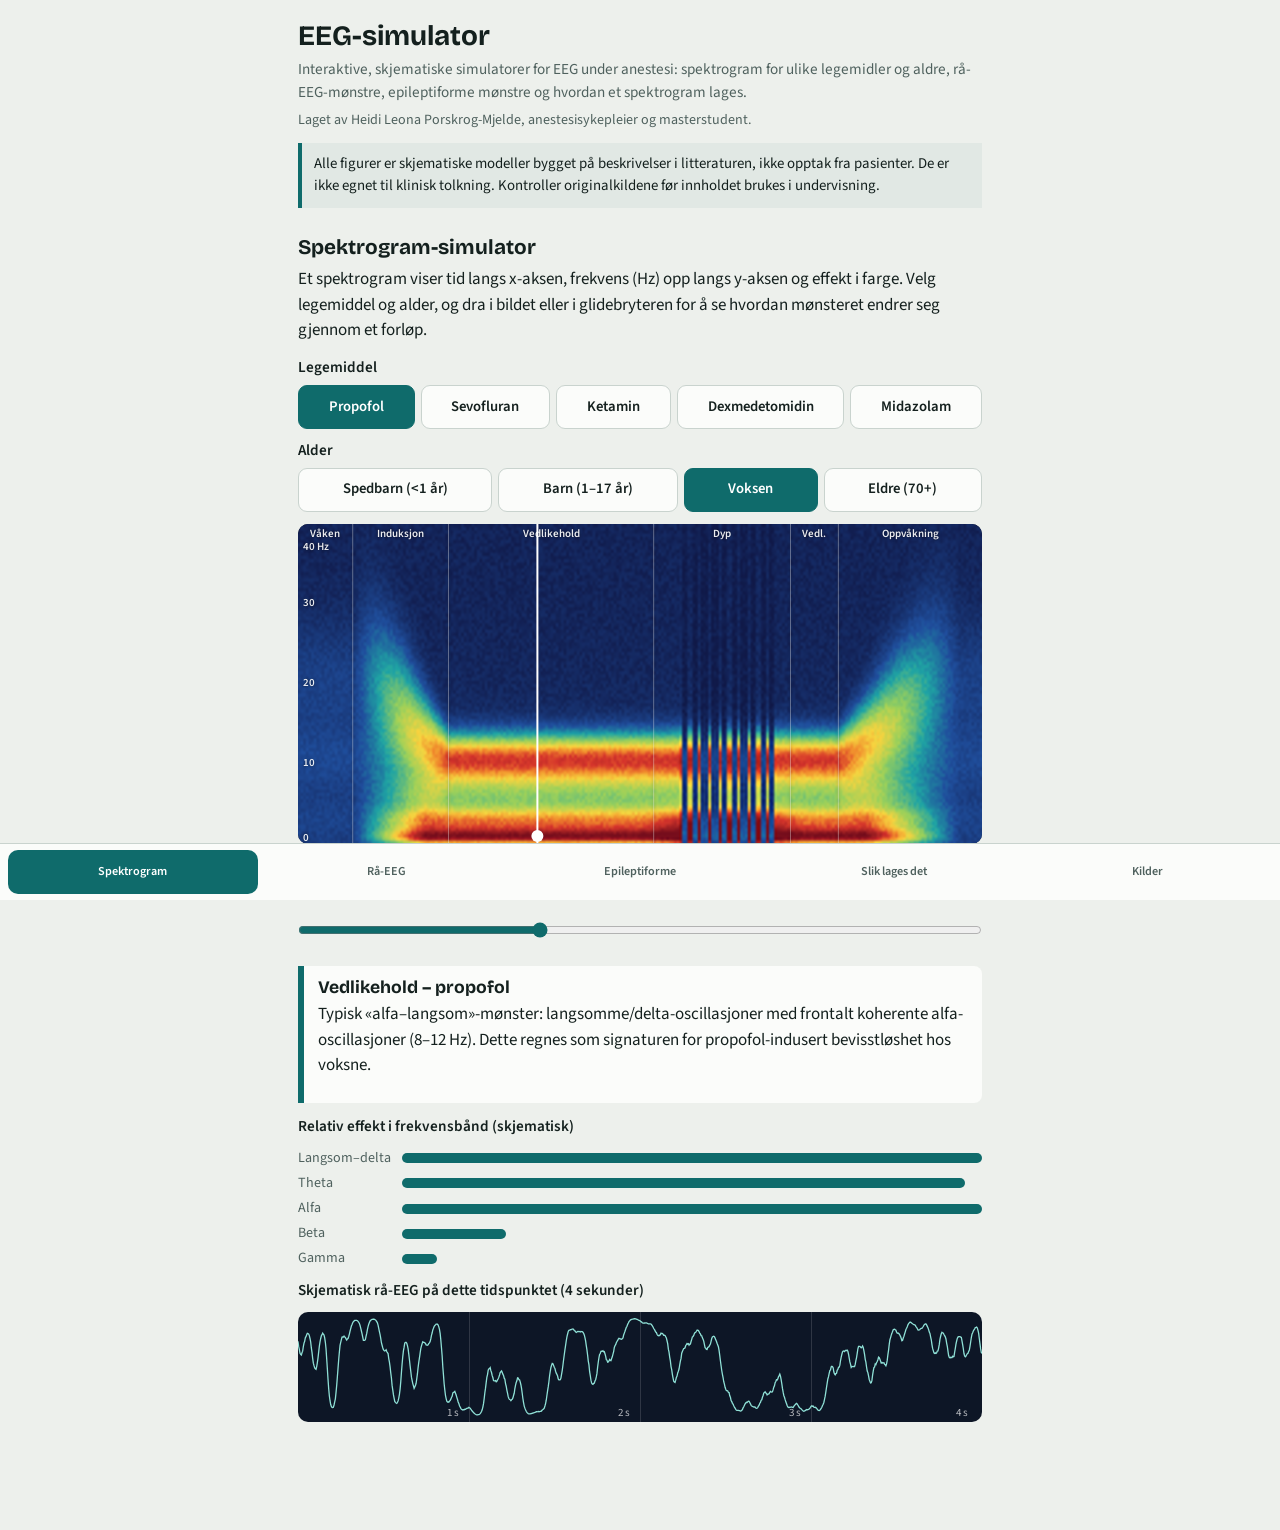
<file: EEG-simulator.html>
<!doctype html><html><head><meta charset=utf8><meta name=viewport content="width=device-width,initial-scale=1,viewport-fit=cover"><style>:root{color-scheme:light;box-sizing:border-box;padding-top:env(safe-area-inset-top,0px);padding-bottom:env(safe-area-inset-bottom,0px)}html{scroll-padding-top:env(safe-area-inset-top,0px)}body{margin:0;padding:0;font:14px -apple-system,BlinkMacSystemFont,sans-serif;background:#fff;color:#000}img{max-width:100%}[hidden]:not([hidden=until-found i]){display:none!important}</style></head><body>
<title>EEG-simulator</title>
<meta name="theme-color" content="#0F6B6B">
<link rel="preconnect" href="https://fonts.googleapis.com">
<link rel="preconnect" href="https://fonts.gstatic.com" crossorigin>
<link href="https://fonts.googleapis.com/css2?family=Bricolage+Grotesque:opsz,wght@12..96,500;12..96,700&family=Source+Sans+3:wght@400;600&display=swap" rel="stylesheet">
<style>
:root{
  box-sizing:border-box;
  padding-top:env(safe-area-inset-top,0px);
  padding-bottom:env(safe-area-inset-bottom,0px);
  --bg:#EDF0EC; --surface:#FBFCFA; --ink:#14201E; --muted:#4F615E; --line:#C9D3CE;
  --accent:#0F6B6B; --accent-ink:#FFFFFF; --soft:#E1E8E4;
  --c-hyp:#2F5FB3; --c-amn:#7A4FB0; --c-ana:#B5700F; --c-aki:#2E7D4F; --c-sta:#B23A3A;
  --ok:#1E7A46; --bad:#B23A3A;
}
@media (prefers-color-scheme:dark){
  :root:not([data-theme="light"]){
    --bg:#0F1716; --surface:#16211F; --ink:#E6EFEC; --muted:#9DB0AB; --line:#2A3A37;
    --accent:#5CC9C0; --accent-ink:#06201E; --soft:#1D2B28;
    --c-hyp:#7FA6EE; --c-amn:#B99AE6; --c-ana:#E3A64A; --c-aki:#6CCB92; --c-sta:#E58585;
    --ok:#6CCB92; --bad:#E58585;
  }
}
:root[data-theme="dark"]{
  --bg:#0F1716; --surface:#16211F; --ink:#E6EFEC; --muted:#9DB0AB; --line:#2A3A37;
  --accent:#5CC9C0; --accent-ink:#06201E; --soft:#1D2B28;
  --c-hyp:#7FA6EE; --c-amn:#B99AE6; --c-ana:#E3A64A; --c-aki:#6CCB92; --c-sta:#E58585;
  --ok:#6CCB92; --bad:#E58585;
}
html{scroll-padding-top:env(safe-area-inset-top,0px);height:100%}
*,*::before,*::after{box-sizing:inherit}
body{
  margin:0;min-height:100%;background:var(--bg);color:var(--ink);
  font-family:'Source Sans 3',system-ui,-apple-system,'Segoe UI',sans-serif;
  font-size:17px;line-height:1.5;
  padding-bottom:84px;
}
h1,h2,h3{font-family:'Bricolage Grotesque',system-ui,sans-serif;line-height:1.15;margin:0}
.wrap{max-width:720px;margin:0 auto;padding:0 18px}
header{padding:22px 0 10px}
header h1{font-size:1.75rem;font-weight:700}
header p{margin:6px 0 0;color:var(--muted);font-size:.95rem}
.panel{padding-bottom:24px}
.panel[hidden]{display:none}
h2{font-size:1.3rem;font-weight:700;margin:18px 0 8px}
p{margin:0 0 12px}
.note{background:var(--soft);border-left:4px solid var(--accent);padding:10px 12px;font-size:.93rem;margin:12px 0}
.small{font-size:.88rem;color:var(--muted)}

/* nav */
nav{position:fixed;left:0;right:0;bottom:0;background:var(--surface);border-top:1px solid var(--line);
  padding:6px 8px calc(6px + env(safe-area-inset-bottom,0px));display:flex;gap:4px;z-index:10}
.tab{flex:1;border:0;background:transparent;color:var(--muted);font:inherit;font-size:.76rem;font-weight:600;
  padding:10px 2px;border-radius:10px;cursor:pointer;min-height:44px}
@media (max-width:520px){nav{gap:2px;padding-left:4px;padding-right:4px}.tab{font-size:.62rem;padding:8px 0;line-height:1.15;min-width:0}}
.tab[aria-selected="true"]{background:var(--accent);color:var(--accent-ink)}
.tab .ts{display:none}
@media (max-width:520px){.tab .tl{display:none}.tab .ts{display:inline}}
.linkbtn{background:none;border:0;padding:0;font:inherit;color:var(--accent);text-decoration:underline;cursor:pointer}
.tab:focus-visible,button:focus-visible,summary:focus-visible,input:focus-visible,a:focus-visible{outline:3px solid var(--accent);outline-offset:2px}

/* components */
details.comp{border-left:6px solid var(--hue);background:var(--surface);margin:10px 0;border-radius:0 8px 8px 0}
details.comp summary{cursor:pointer;padding:14px 14px;font-family:'Bricolage Grotesque',system-ui,sans-serif;font-weight:700;font-size:1.08rem;list-style:none;display:flex;justify-content:space-between;gap:8px;align-items:center}
details.comp summary::-webkit-details-marker{display:none}
details.comp summary::after{content:"+";font-size:1.4rem;color:var(--hue);font-weight:500}
details.comp[open] summary::after{content:"–"}
.comp .body{padding:0 14px 14px}
.comp ul{margin:6px 0 10px;padding-left:20px}
.comp li{margin-bottom:6px}
.micro{margin-top:12px;padding:10px 12px 4px;border-radius:8px;background:color-mix(in srgb,var(--hue) 9%,transparent)}
.micro h4{margin:0 0 4px;font-size:.98rem}
.tag{display:inline-block;font-size:.8rem;font-weight:600;padding:2px 8px;border-radius:99px;border:1px solid var(--hue);color:var(--hue);margin:2px 6px 8px 0}
.tag.warn{border-color:var(--c-ana);color:var(--c-ana)}

/* controls */
.seg{display:flex;flex-wrap:wrap;gap:6px;margin:6px 0 10px}
.seg button{flex:1 1 auto;min-width:0;border:1.5px solid var(--line);background:var(--surface);color:var(--ink);
  font:inherit;font-size:.92rem;font-weight:600;padding:9px 10px;border-radius:9px;cursor:pointer;min-height:44px}
.seg button[aria-pressed="true"]{border-color:var(--accent);background:var(--accent);color:var(--accent-ink)}
.seg button:disabled{opacity:.4;cursor:not-allowed}
.ctl-label{font-weight:600;font-size:.95rem;margin-top:8px}

/* spectrogram */
.stage{background:#0D1626;border-radius:10px;padding:0;position:relative;overflow:hidden}
canvas{display:block;width:100%}
#specCanvas{touch-action:pan-y;cursor:ew-resize}
.rawwrap{background:#0D1626;border-radius:10px;margin-top:10px}
.legend{display:flex;flex-wrap:wrap;gap:6px 14px;font-size:.85rem;color:var(--muted);margin:8px 0}
.cbar{height:10px;border-radius:5px;background:linear-gradient(90deg,#101a4a,#1f4e9c,#1fa3a3,#9bd05a,#f5d33f,#f08a2c,#d6372b);margin:4px 0}
.cbar-l{display:flex;justify-content:space-between;font-size:.78rem;color:var(--muted)}
input[type=range]{width:100%;margin:8px 0;accent-color:var(--accent);min-height:32px}
.state{border-left:6px solid var(--accent);background:var(--surface);padding:12px 14px;margin:12px 0;border-radius:0 8px 8px 0}
.state h3{font-size:1.1rem;margin-bottom:4px}
.bars{margin:10px 0}
.bar{display:grid;grid-template-columns:96px 1fr;gap:8px;align-items:center;font-size:.88rem;margin:4px 0}
.bar i{display:block;height:10px;border-radius:5px;background:var(--accent);min-width:2px}
.bar span{color:var(--muted)}

/* quiz */
.qcard{background:var(--surface);border:1px solid var(--line);border-radius:10px;padding:16px;margin:12px 0}
.qcard h3{font-size:1.1rem;margin-bottom:12px}
.opt{display:block;width:100%;text-align:left;border:1.5px solid var(--line);background:var(--bg);color:var(--ink);
  font:inherit;padding:12px;border-radius:9px;margin:8px 0;cursor:pointer;min-height:44px}
.opt.right{border-color:var(--ok);background:color-mix(in srgb,var(--ok) 16%,var(--surface))}
.opt.wrong{border-color:var(--bad);background:color-mix(in srgb,var(--bad) 14%,var(--surface))}
.opt:disabled{cursor:default}
.fb{margin-top:10px;padding:10px 12px;background:var(--soft);border-radius:8px;font-size:.95rem}
.fb strong.ok{color:var(--ok)} .fb strong.bad{color:var(--bad)}
.primary{border:0;background:var(--accent);color:var(--accent-ink);font:inherit;font-weight:600;padding:12px 18px;border-radius:9px;cursor:pointer;min-height:44px;margin-top:10px}
.chips{display:flex;flex-wrap:wrap;gap:6px;margin:8px 0 12px}
.chip{border:1.5px solid var(--line);background:var(--bg);color:var(--ink);border-radius:999px;padding:5px 11px;font-size:.85rem;cursor:pointer}
.chip.on{background:var(--accent);border-color:var(--accent);color:#fff}
.prog{height:6px;background:var(--soft);border-radius:3px;overflow:hidden}
.prog div{height:100%;background:var(--accent);transition:width .25s}

/* sources */
.ref{border-top:1px solid var(--line);padding:12px 0}
.ref:first-of-type{border-top:0}
.ref a{color:var(--accent);word-break:break-word}
.ev li{margin-bottom:8px}

.tag.ok{border-color:var(--ok);color:var(--ok)}
.defs{display:grid;gap:8px;margin:10px 0}
.def{background:var(--surface);border:1px solid var(--line);border-radius:8px;padding:10px 12px}
.def strong{display:block;font-family:'Bricolage Grotesque',system-ui,sans-serif}
table.mx{width:100%;border-collapse:collapse;margin:10px 0;font-size:.9rem;table-layout:fixed}
table.mx th,table.mx td{border:1px solid var(--line);padding:8px;vertical-align:top;text-align:left;word-wrap:break-word}
table.mx th{background:var(--soft);font-weight:600}
table.mx td.dis{background:color-mix(in srgb,var(--c-ana) 12%,var(--surface))}
details.sc{background:var(--surface);border:1px solid var(--line);border-radius:8px;margin:8px 0}
details.sc summary{cursor:pointer;padding:12px;font-weight:600}
details.sc .body{padding:0 12px 12px}
.card{background:var(--surface);border:1px solid var(--line);border-radius:8px;padding:12px;margin:10px 0}
.search{margin:12px 0 4px;position:relative}
.search input{width:100%;box-sizing:border-box;padding:10px 12px;border:1px solid var(--line);border-radius:8px;background:var(--surface);color:var(--ink);font:inherit;font-size:1rem}
.search input::placeholder{color:var(--muted)}
.sres{margin-top:8px;background:var(--surface);border:1px solid var(--line);border-radius:8px;max-height:60vh;overflow:auto}
.sres:empty{display:none}
.sres .sh{padding:8px 12px;color:var(--muted);font-size:.85rem;border-bottom:1px solid var(--line)}
.sres button{all:unset;display:block;width:100%;box-sizing:border-box;cursor:pointer;padding:10px 12px;border-bottom:1px solid var(--line)}
.sres button:last-child{border-bottom:0}
.sres button:hover,.sres button:focus-visible{background:var(--soft)}
.sres .st{font-weight:700}
.sres .sp{display:inline-block;font-size:.78rem;color:var(--accent);margin-right:6px}
.sres .sn{color:var(--muted);font-size:.88rem;margin-top:2px}
.sres mark,.hit mark{background:color-mix(in srgb,var(--accent) 30%,transparent);color:inherit;border-radius:2px}
.flash{animation:flash 1.8s ease-out}
@keyframes flash{0%{box-shadow:0 0 0 3px var(--accent)}100%{box-shadow:0 0 0 0 transparent}}
header h1 button{all:unset;cursor:pointer;font:inherit;color:inherit}
header h1 button:hover{color:var(--accent)}
.hero{background:var(--surface);border:1px solid var(--line);border-radius:12px;padding:16px;margin:8px 0 14px}
.hero p{margin:6px 0 0;color:var(--muted)}
.stats{display:flex;gap:10px;flex-wrap:wrap;margin:12px 0 0}
.stat{flex:1;min-width:110px;background:var(--soft);border-radius:8px;padding:10px 12px}
.stat b{display:block;font-size:1.4rem;color:var(--accent)}
.stat span{font-size:.82rem;color:var(--muted)}
.tiles{display:grid;grid-template-columns:repeat(auto-fill,minmax(230px,1fr));gap:10px;margin:10px 0}
.tile{all:unset;box-sizing:border-box;display:block;cursor:pointer;background:var(--surface);border:1px solid var(--line);border-radius:10px;padding:12px 14px;min-height:44px}
.tile:hover,.tile:focus-visible{border-color:var(--accent);outline:none;box-shadow:0 0 0 2px var(--accent)}
.iqPanels canvas{display:block;width:100%;border-radius:6px;margin:4px 0}
.tile .n{font-size:.72rem;font-weight:700;color:var(--accent);letter-spacing:.04em;text-transform:uppercase}
.tile h3{margin:4px 0 4px;font-size:1.02rem}
.tile p{margin:0;font-size:.9rem;color:var(--muted)}
.path{display:flex;flex-wrap:wrap;gap:6px;align-items:center;margin:8px 0}
.path .step{background:var(--soft);border-radius:999px;padding:6px 12px;font-size:.88rem;font-weight:600}
.path .arr{color:var(--muted)}
.card h3{font-size:1.02rem;margin-bottom:6px}
@media (prefers-reduced-motion:reduce){*{transition:none!important}}
#noAlphaWrap:not([hidden]),#dexHighWrap:not([hidden]),#midaHighWrap:not([hidden]){display:block}
</style>

<style>
header{padding:20px 0 8px}
.panel>h2:first-child{margin-top:8px}
.intro{margin:6px 0 12px}
.ev li{margin-bottom:8px}
</style>

</head>
<body>
<div class="wrap">
<header>
  <h1>EEG-simulator</h1>
  <p>Interaktive, skjematiske simulatorer for EEG under anestesi: spektrogram for ulike legemidler og aldre, rå-EEG-mønstre, epileptiforme mønstre og hvordan et spektrogram lages.</p>
  <p class="small">Laget av Heidi Leona Porskrog-Mjelde, anestesisykepleier og masterstudent.</p>
  <div class="note">Alle figurer er skjematiske modeller bygget på beskrivelser i litteraturen, ikke opptak fra pasienter. De er ikke egnet til klinisk tolkning. Kontroller originalkildene før innholdet brukes i undervisning.</div>
</header>

<section class="panel" id="p-spec">
  <h2>Spektrogram-simulator</h2>
  <p>Et spektrogram viser tid langs x-aksen, frekvens (Hz) opp langs y-aksen og effekt i farge. Velg legemiddel og alder, og dra i bildet eller i glidebryteren for å se hvordan mønsteret endrer seg gjennom et forløp.</p>

  <div class="ctl-label">Legemiddel</div>
  <div class="seg" id="agentSeg" role="group" aria-label="Legemiddel">
    <button data-agent="propofol" aria-pressed="true">Propofol</button>
    <button data-agent="sevo" aria-pressed="false">Sevofluran</button>
    <button data-agent="ketamine" aria-pressed="false">Ketamin</button>
    <button data-agent="dex" aria-pressed="false">Dexmedetomidin</button>
    <button data-agent="mida" aria-pressed="false">Midazolam</button>
  </div>
  <div class="ctl-label">Alder</div>
  <div class="seg" id="ageSeg" role="group" aria-label="Alder">
    <button data-age="infant" aria-pressed="false">Spedbarn (&lt;1 år)</button>
    <button data-age="child" aria-pressed="false">Barn (1–17 år)</button>
    <button data-age="adult" aria-pressed="true">Voksen</button>
    <button data-age="old" aria-pressed="false">Eldre (70+)</button>
  </div>
  <p class="small" id="ageHint"></p>
  <label class="small" id="noAlphaWrap" hidden style="margin:4px 0 8px"><input type="checkbox" id="noAlpha"> Eldre uten synlig alfa (Purdon 2015 BJA, fig. 3 og 4)</label>
  <label class="small" id="dexHighWrap" hidden style="margin:4px 0 8px"><input type="checkbox" id="dexHigh"> Høyere dose (Purdon 2015 Part I, fig. 11C)</label>
  <label class="small" id="midaHighWrap" hidden style="margin:4px 0 8px"><input type="checkbox" id="midaHigh"> Høy dose eller forgiftning (Sutter og Kaplan 2012)</label>

  <div class="stage"><canvas id="specCanvas" role="img" aria-label="Skjematisk spektrogram"></canvas></div>
  <div class="cbar"></div>
  <div class="cbar-l"><span>lav effekt</span><span>høy effekt</span></div>
  <label class="ctl-label" for="tSlider">Tidspunkt i forløpet</label>
  <input type="range" id="tSlider" min="0" max="1000" value="350">

  <div class="state" id="stateBox" aria-live="polite">
    <h3 id="stateTitle"></h3>
    <p id="stateText"></p>
    <p class="small" id="stateAge"></p>
  </div>

  <div class="ctl-label">Relativ effekt i frekvensbånd (skjematisk)</div>
  <div class="bars" id="bars"></div>

  <div class="ctl-label">Skjematisk rå-EEG på dette tidspunktet (<span id="rawSecLbl">4</span> sekunder)</div>
  <div class="rawwrap"><canvas id="rawCanvas" role="img" aria-label="Skjematisk rå-EEG"></canvas></div>
</section>

<section class="panel" id="p-raw" hidden>
  <div class="card"><h3>Rå-EEG: sju mønstre side om side</h3>
  <p>Skjematiske rå-EEG-spor (5 eller 10 sekunder, samme skala for alle) bygget på Purdon 2015 Part I, figur 2, som viser rå-EEG fra samme pasient i ulike tilstander under propofol. Våken med EMG er lagt til for å vise hvordan muskelaktivitet ser ut. Sporene er syntetiske og ikke pasientdata, og amplitudene er bare omtrentlige forhold mellom mønstrene.</p>
  <div class="seg" id="rawDemoSeg" role="group" aria-label="Rå-EEG-mønster">
    <button data-k="awakeEmg" aria-pressed="true">Våken med EMG</button>
    <button data-k="awake" aria-pressed="false">Våken uten EMG</button>
    <button data-k="beta" aria-pressed="false">Rask beta, ikke våken</button>
    <button data-k="alphaDelta" aria-pressed="false">Alfa–delta</button>
    <button data-k="slow" aria-pressed="false">Langsom-delta</button>
    <button data-k="bs" aria-pressed="false">Burst suppression</button>
    <button data-k="iso" aria-pressed="false">Isoelektrisk</button>
  </div>
  <div class="seg" id="rawDemoWin" role="group" aria-label="Tidsvindu"><button data-w="5" aria-pressed="true">Zoomet inn (5 s)</button><button data-w="10" aria-pressed="false">Hele vinduet (10 s)</button></div>
  <div class="rawwrap"><canvas id="rawDemo" data-sec="10 s" data-label="Skjematisk rå-EEG" role="img" aria-label="Skjematisk rå-EEG"></canvas></div>
  <p id="rawDemoText" style="margin-top:10px"></p>
  <span class="tag">Purdon 2015 Part I, fig. 2</span> <span class="tag">Skjematisk, ikke pasientdata</span></div>
</section>

<section class="panel" id="p-epi" hidden>
  <div class="card"><h3>Simulator: epileptiforme mønstre i rå-EEG</h3>
  <p>Skjematiske, syntetiske spor med fire frontale kanaler (L1, R1, L2, R2) oppå en sedert alfa–delta-bakgrunn. Formene er tegnet etter beskrivelsene i Lobo og Lamperti kap. 4, Guay 2025 og Sutter og Kaplan 2012. Det er ikke pasientdata, og et frontalt spor kan aldri erstatte fullt EEG og nevrolog. Amplitudene og skalaen er omtrentlige: kildene oppgir varighet og hyppighet, ikke amplitude, og 1 mm på skjermen er ikke nødvendigvis 1 mm på monitoren.</p>
  <div class="seg" id="epiSeg" role="group" aria-label="Simulator: epileptiforme mønstre i rå-EEG">
    <button data-k="sharp" aria-pressed="true">Skarpe bølger</button>
    <button data-k="spike" aria-pressed="false">Spikes</button>
    <button data-k="sw" aria-pressed="false">Spike-bølge 3 Hz</button>
    <button data-k="poly" aria-pressed="false">Polyspikes</button>
    <button data-k="gpd" aria-pressed="false">Periodiske, generaliserte</button>
    <button data-k="lpd" aria-pressed="false">Periodiske, lateraliserte</button>
    <button data-k="tri" aria-pressed="false">Trifasiske bølger</button>
    <button data-k="seiz" aria-pressed="false">Anfall med evolusjon</button>
    <button data-k="ecg" aria-pressed="false">Fallgruve: EKG-artefakt</button>
  </div>
  <div id="epiRateWrap" hidden style="margin:4px 0 8px">
    <label class="small">Hyppighet: <input type="range" id="epiRate" min="0.3" max="3.2" step="0.1" value="1" style="vertical-align:middle;width:min(260px,60vw)"></label>
    <label class="small" style="display:block;margin-top:4px"><input type="checkbox" id="epiSharp" checked> Skarpe, epilepsitypiske utladninger</label>
    <p class="small" id="epiCount" style="margin:6px 0 0"></p>
  </div>
  <div class="ctl-label">Tidsvindu</div>
  <div class="seg" id="epiWin" role="group" aria-label="Tidsvindu">
    <button data-w="short" aria-pressed="true">Zoomet inn (5 s)</button>
    <button data-w="long" aria-pressed="false">Hele vinduet (10 s)</button>
  </div>
  <div class="ctl-label">Skala</div>
  <div class="seg" id="epiScale" role="group" aria-label="Skala">
    <button data-s="1" aria-pressed="false">1 µV/mm</button>
    <button data-s="2" aria-pressed="false">2 µV/mm</button>
    <button data-s="5" aria-pressed="false">5 µV/mm</button>
    <button data-s="10" aria-pressed="true">10 µV/mm</button>
    <button data-s="20" aria-pressed="false">20 µV/mm</button>
  </div>
  <div class="rawwrap"><canvas id="epiCanvas" role="img" aria-label="Simulator: epileptiforme mønstre i rå-EEG"></canvas></div>
  <p id="epiText" style="margin-top:10px"></p>
  <span class="tag">ACNS 2021 (Hirsch et al.)</span> <span class="tag">Lobo og Lamperti kap. 4</span> <span class="tag">Guay 2025 Part 2</span> <span class="tag">Sutter og Kaplan 2012</span> <span class="tag">Skjematisk, ikke pasientdata</span></div>
</section>

<section class="panel" id="p-dsa" hidden>
  <div class="card"><h3>Fra rå-EEG til spektrogram (DSA): steg for steg</h3>
  <p>Slik lager monitoren spektrogrammet. Figuren regner ut spektrogrammet fra et syntetisk EEG-signal mens du ser på, ett vindu om gangen. Velg et steg for å se det fremhevet.</p>
  <div class="seg" id="dsaSteps" role="group" aria-label="Steg i figuren">
    <button data-s="0" aria-pressed="false">Alle</button><button data-s="1" aria-pressed="true">1 Vindu</button><button data-s="2" aria-pressed="false">2 Spekter</button><button data-s="3" aria-pressed="false">3 Farge</button><button data-s="4" aria-pressed="false">4 Spektrogram</button>
  </div>
  <div class="seg" id="dsaMeth" role="group" aria-label="Beregningsmetode"><button data-m="mt" aria-pressed="true">Multitaper</button><button data-m="hann" aria-pressed="false">Ett vindu (Hann)</button></div>
  <div class="rawwrap"><canvas id="dsaCanvas" role="img" aria-label="Figur: fra rå-EEG til spektrogram"></canvas></div>
  <div style="display:flex;gap:10px;align-items:center;margin-top:8px;flex-wrap:wrap">
    <button id="dsaPlay" class="linkbtn" type="button">▶ Spill av</button>
    <input id="dsaTime" type="range" min="2" max="120" step="1" value="12" aria-label="Tid" style="flex:1 1 160px">
  </div>
  <p class="small" id="dsaTimeLbl" style="margin:4px 0 0"></p>
  <p id="dsaText" style="margin-top:8px"></p>
    <ol>
   <li>Rå-EEG deles opp i korte vinduer, i figuren 2 sekunder.</li>
   <li>Fourier-transformasjonen bryter hvert vindu ned i sinusbølger med ulik frekvens og amplitude (delta, theta, alfa, beta).</li>
   <li>Effekten per frekvens tegnes som et spekter, og effekten oversettes til farge.</li>
   <li>Fargestripene settes ved siden av hverandre langs tidsaksen, én per vindu, og blir et spektrogram (density spectral array): tid bortover, frekvens oppover og effekt i farge.</li>
  </ol>
  <p class="small">Vinduslengden og beregningsmetoden varierer mellom monitorer og studier. Guay 2025 brukte for eksempel vinduer på 2 sekunder med multitaper-metoden, og viste effekten i desibel (logaritmisk skala) fordi effekten kan variere med flere størrelsesordener mellom frekvensene. Figuren kan vise begge: multitaper med samme innstillinger som Guay 2025 (2 s-vinduer, tre tapere, tid-båndbredde-produkt 2) og et enkelt Hann-vindu. Guay 2025 lot vinduene overlappe med 0,2 sekunder, mens figuren flytter vinduet ett sekund om gangen. Signalet er syntetisk og tiden komprimert: hos Purdon 2013 skjedde endringene fram mot tap av bevissthet over omtrent 30 minutter, her over ett minutt.</p>
  <span class="tag">Egenprodusert figur, syntetisk signal</span> <span class="tag">Guay 2025 Part 2, Purdon 2013, Purdon 2015 Part I</span></div>
</section>

<section class="panel" id="p-src" hidden>
  <h2>Kilder</h2>
  <p class="small">Referansene simulatorene og tekstene under dem bygger på. Teksten viser også til Miller's Anesthesia, 10. utg., kap. 36 (Sleigh, Gaskell og Hight), og til Lobo og Lamperti, Peri-operative Brain Monitoring (Springer 2025), kap. 3, 4 og 5.</p>
  <div id="refs">
<div class="ref"><div>Akeju O, Kim SE, Vazquez R, et al. Spatiotemporal dynamics of dexmedetomidine-induced electroencephalogram oscillations. PLoS ONE 2016;11(10):e0163431.</div><div class="small">8 friske frivillige. Slow-delta, theta og spindler.</div><a href="https://doi.org/10.1371/journal.pone.0163431" target="_blank" rel="noopener">doi.org/10.1371/journal.pone.0163431</a></div>
<div class="ref"><div>Akeju O, Pavone KJ, Thum JA, et al. Age-dependency of sevoflurane-induced electroencephalogram dynamics in children. Br J Anaesth 2015;115(suppl 1):i66–i76.</div><div class="small">54 pasienter 0–28 år.</div><a href="https://doi.org/10.1093/bja/aev114" target="_blank" rel="noopener">doi.org/10.1093/bja/aev114</a></div>
<div class="ref"><div>Akeju O, Song AH, Hamilos AE, et al. Electroencephalogram signatures of ketamine anesthesia-induced unconsciousness.</div><div class="small">«Gamma-burst»-mønster hos 12 pasienter.</div><a href="https://dspace.mit.edu/handle/1721.1/112233" target="_blank" rel="noopener">Åpne kilde</a></div>
<div class="ref"><div>Akeju O, Westover MB, Pavone KJ, Sampson AL, Hartnack KE, Brown EN, Purdon PL. Effects of sevoflurane and propofol on frontal electroencephalogram power and coherence. Anesthesiology 2014;121:990–8.</div><div class="small">30 + 30 pasienter. Sevofluran ga høyere effekt enn propofol i 0,4–11,2 Hz og 14,7–40 Hz, og en egen theta-koherens.</div><a href="https://pubmed.ncbi.nlm.nih.gov/25233374/" target="_blank" rel="noopener">PubMed</a></div>
<div class="ref"><div>Babadi B, Brown EN. A review of multitaper spectral analysis. IEEE Trans Biomed Eng 2014;61:1555–1564.</div><div class="small">Oversikt over multitaper-metoden; Guay 2025 viser til den.</div><a href="https://doi.org/10.1109/TBME.2014.2311996" target="_blank" rel="noopener">doi.org/10.1109/TBME.2014.2311996</a></div>
<div class="ref"><div>Brandt SP, Walsh EC, Cornelissen L, Lee JM, Berde C, Shank ES, Purdon PL. Case studies using the electroencephalogram to monitor anesthesia-induced brain states in children. Anesth Analg 2020;131:1043–1056.</div><div class="small">Tre kasuistikker: 2 år propofol, 9 måneder isofluran, 19 år med autisme. Voksnes mønstre sees hos barn over 1 år.</div><a href="https://doi.org/10.1213/ANE.0000000000004817" target="_blank" rel="noopener">doi.org/10.1213/ANE.0000000000004817</a></div>
<div class="ref"><div>Chander D, García PS, MacColl JN, Illing S, Sleigh JW. Electroencephalographic variation during end maintenance and emergence from surgical anesthesia. PLoS One 2014;9:e106291.</div><div class="small">Gjengitt via Gruenbaum og García; ikke lest i fulltekst.</div><a href="https://doi.org/10.1371/journal.pone.0106291" target="_blank" rel="noopener">doi.org/10.1371/journal.pone.0106291</a></div>
<div class="ref"><div>Cornelissen L, Kim SE, Lee JM, Brown EN, Purdon PL, Berde CB. Electroencephalographic markers of brain development during sevoflurane anaesthesia in children up to 3 years old. Br J Anaesth 2018;120:1274–1286.</div><div class="small">91 barn 0–3 år under sevofluran.</div><a href="https://doi.org/10.1016/j.bja.2018.01.037" target="_blank" rel="noopener">doi.org/10.1016/j.bja.2018.01.037</a></div>
<div class="ref"><div>Cornelissen L, Kim SE, Purdon PL, Brown EN, Berde CB. Age-dependent electroencephalogram (EEG) patterns during sevoflurane general anesthesia in infants. eLife 2015;4:e06513.</div><div class="small">36 spedbarn 0–6 måneder, 30 analysert. Purdon og Brown oppgir patentsøknader og lisensavtale med Masimo.</div><a href="https://doi.org/10.7554/eLife.06513" target="_blank" rel="noopener">doi.org/10.7554/eLife.06513</a></div>
<div class="ref"><div>García PS, Kreuzer M, Hight D, Sleigh JW. Effects of noxious stimulation on the electroencephalogram during general anaesthesia: a narrative review and approach to analgesic titration. Br J Anaesth 2021;126:445–457.</div><div class="small">Narrativ oversikt; grunnlag for figuren om tre nociseptive EEG-mønstre.</div><a href="https://doi.org/10.1016/j.bja.2020.10.036" target="_blank" rel="noopener">doi.org/10.1016/j.bja.2020.10.036</a></div>
<div class="ref"><div>Greenblatt AS et al. Basic electroencephalography. I: Lobo FA, Lamperti M, red. Peri-operative Brain Monitoring. Springer 2025, kap. 4.</div><div class="small">Bokkapittel (kap. 4). Kilde for beskrivelsene av epileptiforme mønstre og IFCN-kriteriene i simulatoren for epileptiforme mønstre.</div><a href="https://doi.org/10.1007/978-981-96-6178-7" target="_blank" rel="noopener">doi.org/10.1007/978-981-96-6178-7</a></div>
<div class="ref"><div>Gruenbaum BF, García PS. Applied electroencephalography. I: Lobo FA, Lamperti M, red. Peri-operative Brain Monitoring. Springer 2025:89–111.</div><div class="small">Bokkapittel (oversikt). Kilde for ddSWA, sdSWA og NSWA, utvidet alfa og burst suppression.</div><a href="https://doi.org/10.1007/978-981-96-6178-7_5" target="_blank" rel="noopener">doi.org/10.1007/978-981-96-6178-7_5</a></div>
<div class="ref"><div>Guay CS, Agrawal U, Tseng B, Gallo S, Schreier DR, Brown EN. Clinical electroencephalography for anesthesiologists and intensivists: Part 2. Physiologic signatures and active management. Anesthesiology 2025;143:1595–1618.</div><div class="small">Oversiktsartikkel (del 2). Kilde for utladninger per 10 sekunder, anfall og vindu og beregning (multitaper) i spektrogrammet.</div><a href="https://doi.org/10.1097/ALN.0000000000005739" target="_blank" rel="noopener">doi.org/10.1097/ALN.0000000000005739</a></div>
<div class="ref"><div>Hirsch LJ, Fong MWK, Leitinger M, et al. American Clinical Neurophysiology Society's standardized critical care EEG terminology: 2021 version. J Clin Neurophysiol 2021;38(1):1–29.</div><div class="small">Formell terminologi for rytmiske og periodiske mønstre, anfall og IIC. Fritt tilgjengelig hos ACNS.</div><a href="https://doi.org/10.1097/WNP.0000000000000806" target="_blank" rel="noopener">doi.org/10.1097/WNP.0000000000000806</a></div>
<div class="ref"><div>Huupponen E, Maksimow A, Lapinlampi P, Särkelä M, Saastamoinen A, Snapir A, et al. Electroencephalogram spindle activity during dexmedetomidine sedation and physiological sleep. Acta Anaesthesiol Scand 2008;52:289–294.</div><div class="small">Elleve frivillige og ti kontroller med normal søvn.</div><a href="https://doi.org/10.1111/j.1399-6576.2007.01537.x" target="_blank" rel="noopener">doi.org/10.1111/j.1399-6576.2007.01537.x</a></div>
<div class="ref"><div>Kaiser HA, Hirschi T, Sleigh C, et al. Comorbidity-dependent changes in alpha and broadband electroencephalogram power during general anaesthesia for cardiac surgery. Br J Anaesth 2020;125:456–65.</div><div class="small">Referert i Lobo og Lamperti kap. 3 om redusert relativt alfa-bidrag.</div><a href="https://doi.org/10.1016/j.bja.2020.06.054" target="_blank" rel="noopener">doi.org/10.1016/j.bja.2020.06.054</a></div>
<div class="ref"><div>Lee JM, Akeju O, Terzakis K, et al. A prospective study of age-dependent changes in propofol-induced electroencephalogram oscillations in children. Anesthesiology 2017;127(2):293–306.</div><div class="small">97 pasienter 0–21 år.</div><a href="https://pubmed.ncbi.nlm.nih.gov/28657957/" target="_blank" rel="noopener">PubMed</a></div>
<div class="ref"><div>Prerau MJ, Brown RE, Bianchi MT, Ellenbogen JM, Purdon PL. Sleep neurophysiological dynamics through the lens of multitaper spectral analysis. Physiology (Bethesda) 2017;32:60–92.</div><div class="small">Oversikt; multitaper gir mindre støy og mer nøyaktige spektrogrammer enn enklere metoder.</div><a href="https://doi.org/10.1152/physiol.00062.2015" target="_blank" rel="noopener">doi.org/10.1152/physiol.00062.2015</a></div>
<div class="ref"><div>Purdon PL et al. The ageing brain: age-dependent changes in the electroencephalogram during propofol and sevoflurane general anaesthesia. Br J Anaesth 2015;115(Suppl 1):i46–57.</div><div class="small">155 pasienter 18–90 år.. Lavere effekt og alfa-koherens og oftere burst suppression hos eldre.</div><a href="https://pmc.ncbi.nlm.nih.gov/articles/PMC4501918" target="_blank" rel="noopener">PMC, fulltekst</a></div>
<div class="ref"><div>Purdon PL, Pierce ET, Mukamel EA, et al. Electroencephalogram signatures of loss and recovery of consciousness from propofol. Proc Natl Acad Sci USA 2013;110:E1142–E1151.</div><div class="small">10 frivillige, 64-kanals EEG, trinnvis propofol.</div><a href="https://doi.org/10.1073/pnas.1221180110" target="_blank" rel="noopener">doi.org/10.1073/pnas.1221180110</a></div>
<div class="ref"><div>Purdon PL, Sampson A, Pavone KJ, Brown EN. Clinical electroencephalography for anesthesiologists, Part I: background and basic signatures. Anesthesiology 2015;123:937–60.</div><div class="small">EEG-signaturer for propofol, dexmedetomidin, ketamin, sevofluran, isofluran, desfluran og lystgass.</div><a href="https://pmc.ncbi.nlm.nih.gov/articles/PMC4573341" target="_blank" rel="noopener">PMC, fulltekst</a></div>
<div class="ref"><div>Sutter R, Kaplan PW. Electroencephalographic patterns in coma: when things slow down. Epileptologie 2012;29:201–209.</div><div class="small">Narrativ oversikt over EEG-mønstre ved koma.</div><a href="https://www.epi.ch/epileptologie-4-2012/" target="_blank" rel="noopener">Åpne kilde</a></div>
<div class="ref"><div>Vlisides PE, Bel-Bahar T, Lee U, et al. Neurophysiologic correlates of ketamine sedation and anesthesia: a high-density electroencephalography study in healthy volunteers. Anesthesiology 2017;127:58–69.</div><div class="small">10 frivillige, 128 kanaler, ketamin alene. Theta-effekt 0,64 til 4,25 dB under anestesi, tap av fremre-til-bakre alfa-kobling.</div><a href="https://doi.org/10.1097/ALN.0000000000001671" target="_blank" rel="noopener">doi.org/10.1097/ALN.0000000000001671</a></div>
  </div>
  <h2>Avvik og uenigheter mellom kilder</h2>
  <p class="small">Der kildene er uenige, eller der artikler inneholder interne avvik, står det her i stedet for å bli glattet over.</p>
<ul class="ev">
    <li><strong>Alder og alfa:</strong> Purdon 2015 (BJA) rapporterer at alfa-effekten faller mer enn den langsomme hos eldre. Kapittel 36 sier at funnene om relativ alfa-effekt og alder er inkonsistente. Begge er gjengitt i appen.</li>
    <li><strong>Purdon 2015, alfa hos eldre:</strong> sammendraget og resultatene sier at EEG-formen så lik ut uavhengig av alder, med tydelig alfa og langsom aktivitet. Figurtekstene til figur 3 og 4 sier at gruppespektrogrammet og koherogrammet for eldre viser «synlig fravær» av alfa-effekt og alfa-koherens. Guay 2025 skriver at alfa kan være umulig å se hos noen eldre, og kasuistikk 2 (89 år) hadde ikke synlig alfa. Det samsvarer med figurtekstene og ikke helt med sammendraget. Forskjellen kan skyldes at gruppemedianen for 8–12 pasienter viser mindre alfa enn enkeltpasienter.</li>
    <li><strong>Akeju 2015, tall:</strong> sammendraget oppgir at EEG-effekten økte til ca. 6 år og deretter falt til et platå ved ca. 21 år, mens resultatene oppgir topp ved 5–8 år og platå ved 18–21 år.</li>
    <li><strong>Grensene for frekvensbåndene:</strong> Gruenbaum og García (Lobo og Lamperti kap. 5) oppgir alfa 8–12 Hz (utvidet alfa 7–17 Hz), beta 15–30 Hz og gamma over 30 Hz, i teksten 30–80 Hz. Simulatoren i appen bruker alfa 8–13 Hz og beta 13–25 Hz, og García 2021 bruker 12–25 Hz for beta-arousal. Kildene bruker altså ulike grenser, og et mønster kan havne i ulike bånd avhengig av hvilken definisjon som brukes.</li>
    <li><strong>Grensen for elektrografisk anfall: 2,5 Hz eller mer, eller mer enn 25 per 10 sekunder? (Lobo og Lamperti kap. 4 mot Guay 2025):</strong> Lobo og Lamperti regner epileptiforme utladninger med 2,5 Hz eller mer i minst 10 sekunder som elektrografisk anfall. Guay 2025 skriver «greater than 2.5 Hz, i.e., more than 25 discharges in a 10-s window» og plasserer 11–25 per 10 sekunder i det iktal-interiktale kontinuumet. Akkurat 25 per 10 sekunder havner dermed i ulik kategori. ACNS 2021-terminologien, som er den formelle definisjonen, bruker samme grense som Guay: i gjennomsnitt over 2,5 Hz i minst 10 sekunder (mer enn 25 utladninger på 10 sekunder). Simulatoren i Epileptiform-fanen følger ACNS og Guay.</li>
    <li><strong>Midazolam og beta (Brandt 2020 mot Purdon 2015):</strong> Brandt 2020 skriver at midazolam i sedative doser er forbundet med beta-oscillasjoner, og viser blant annet til Purdon 2015 Part I. Purdon 2015 nevner benzodiazepiner bare i forbifarten og beskriver ingen beta-signatur for midazolam. Den andre kilden Brandt viser til (Brown 2011), er ikke kontrollert.</li>
    <li><strong>Dexmedetomidin, spindler og dybde (Purdon 2015 mot Huupponen 2008):</strong> Purdon 2015 beskriver at spindlene forsvinner og langsom-delta øker når infusjonen økes (0,65 mot 0,85 µg/kg/t, to enkeltpasienter), et bilde som ligner NREM 3. Huupponen 2008 beskrev EEG under dyp sedasjon (målt 5,1 ng/ml) som NREM 2 med mange spindler, hos elleve frivillige som kunne vekkes. Dosene er oppgitt på ulik måte (infusjonshastighet mot plasmakonsentrasjon) og kan ikke sammenlignes direkte. Huupponen brukte én frontal kanal og en annen monitor.</li>
    <li><strong>Vlisides 2017, figurhenvisning:</strong> resultatdelen om rettet konnektivitet (dPLI) viser til fig. 4B, mens dPLI-topografiene står i fig. 5B. Tabell 1 oppgir «absolutt effekt» i dB med verdier nær null (for eksempel gamma 0,02 dB), som ikke stemmer med skalaen i spektrogrammene; enheten i tabellen er trolig ikke dB slik den står.</li>
    <li><strong>Cornelissen 2018, tidspunkt for frontal alfa-dominans:</strong> sammendraget oppgir ca. 6 måneder, diskusjonen ca. 7 måneder, resultatdelen 7–9 måneder, og figurteksten til figur 3 at den begynner å vise seg ved 8 måneder og når toppen ved 15–20 måneder. Ulike elektrodepar (F3–O1) og definisjoner kan ligge bak. Tilsvarende oppgir sammendraget at frontal langsom oscillasjon er koherent til 6 måneder, mens resultatdelen sier ca. 8 måneder.</li>
    <li><strong>Cornelissen 2015 mot 2018:</strong> studien fra 2015 fant en liten, men signifikant frontal alfa-dominans hos 4–6 måneder (FPz mot Oz), mens 2018 setter første tegn til 6–9 måneder (F3 mot O1). Forskjellen kan skyldes elektrodevalg og aldersgruppering.</li>
</ul>
</section>
</div>

<nav aria-label="Hovedmeny">
  <button class="tab" data-panel="p-spec" aria-selected="true">Spektro&shy;gram</button>
  <button class="tab" data-panel="p-raw" aria-selected="false">Rå-EEG</button>
  <button class="tab" data-panel="p-epi" aria-selected="false">Epilepti&shy;forme</button>
  <button class="tab" data-panel="p-dsa" aria-selected="false">Slik lages det</button>
  <button class="tab" data-panel="p-src" aria-selected="false">Kilder</button>
</nav>

<script>
const $=s=>document.querySelector(s);
const $$=s=>[...document.querySelectorAll(s)];
/* ---------- Spektrogram-modell ---------- */
let agent='propofol', age='adult', T=0.35, noAlpha=false, dexHigh=false, midaHigh=false, SPK=1, ALT=0.5;
const KEYS=[[0,0],[.08,0],[.22,.65],[.50,.65],[.58,1.12],[.68,1.12],[.74,.65],[.79,.65],[.97,0],[1,0]];
const deepOK=()=>agent==='propofol'||agent==='sevo';
const g=(f,m,s)=>Math.exp(-0.5*((f-m)/s)**2);
const hash=(i,j)=>{const x=Math.sin(i*12.9898+j*78.233)*43758.5453;return x-Math.floor(x)};

function depthAt(t){
  let d=0;
  for(let i=0;i<KEYS.length-1;i++){
    const [t0,d0]=KEYS[i],[t1,d1]=KEYS[i+1];
    if(t>=t0&&t<=t1){d=d0+(d1-d0)*(t-t0)/(t1-t0);break}
  }
  return deepOK()?d:Math.min(d,0.65);
}
function alphaFreq(){return age==='old'?9.3:10.5}
function spec(f,d){
  const aw=Math.max(0,1-d/0.5), an=Math.min(d/0.5,1);
  let v=0.10*Math.exp(-f/12)+0.04;
  v+=aw*(0.10*g(f,10,3)+0.12*g(f,20,6)+0.06*g(f,3,2));
  const ampAge=age==='old'?0.6:(age==='child'?1.05:1);
  const alphaAge=age==='old'?(noAlpha?0.04:0.55):(age==='infant'?0.15:(age==='child'?1.1:1));
  const slowAge=age==='old'?0.8:1;
  let a=0;
  /* Vandrende topp ved induksjon og oppvåkning (Purdon 2013): på vei mot tap av bevissthet faller toppfrekvensen fra ca. 23 til ca. 12 Hz
     og båndet blir smalere (paradoks eksitasjon i beta/gamma); ved oppvåkning omvendt (11,8 til 21,9 Hz). x=1 er vanlig vedlikehold. */
  const x=Math.min(d/0.65,1), fc=alphaFreq()+(22-alphaFreq())*(1-x)**1.3, wid=1+3.2*(1-x);
  const pkAmp=(0.9*x**1.8+0.1*x+0.3*Math.sin(Math.PI*x))*alphaAge;
  if(agent==='propofol'){
    v+=pkAmp*ampAge*g(f,fc,(age==='infant'?3:(age==='old'?1.8:(age==='child'?2.8:2.3)))*wid)*(an>0?1:0);
    a+=0.9*slowAge*g(f,0.6,0.8)+0.7*slowAge*g(f,2.5,1.3)+0.4*slowAge*g(f,5.5,2.2);
    if(d>0.65) a+=(d-0.65)*0.5*g(f,1.5,2);
  }else if(agent==='sevo'){
    /* Sevofluran: samme alfa-langsom-grunnmønster, men med theta (4-8 Hz) som fyller rommet mellom delta og alfa,
       noe bredere alfa-band og litt mer beta (Akeju 2014, Lobo og Lamperti kap. 3 og 5) */
    v+=pkAmp*ampAge*g(f,fc,(age==='infant'?3:(age==='old'?2.2:(age==='child'?3.2:2.8)))*wid)*(an>0?1:0);
    a+=0.9*slowAge*g(f,0.6,0.8)+0.8*slowAge*g(f,2.5,1.3)+0.6*slowAge*g(f,5.5,2.0)+0.16*g(f,17,5);
    if(d>0.65) a+=(d-0.65)*0.5*g(f,1.5,2);
    if(age==='child') a+=0.12*g(f,19,6);
  }else if(agent==='ketamine'){
    /* Ketamin: langsom-delta og bredbåndet beta/gamma, lite alfa (Akeju 2016, Lobo og Lamperti kap. 3) */
    a+=1.1*g(f,0.6,0.9)+0.55*g(f,2.5,1.4)+0.2*g(f,6,1.8)+0.6*g(f,26,5.5)+0.3*g(f,17,11);
  }else if(agent==='mida'){
    /* Midazolam: beta i sedative doser (Brandt 2020). Høy dose/forgiftning: beta-koma 12–16 Hz frontalt, blandet med delta (Sutter og Kaplan 2012).
       Vekslingen mellom beta og delta er skjematisk; mekanismen er ikke beskrevet i kildene. */
    if(midaHigh) a+=1.2*g(f,0.7,1.0)+0.8*g(f,2.5,1.5)+0.3*g(f,5,2)+ALT*(0.5*g(f,9,4)+0.6*g(f,17,6)+0.35*g(f,26,5));
    else a+=0.45*g(f,0.6,0.8)+0.35*g(f,2.5,1.3)+0.15*g(f,6,1.8)+0.5*g(f,18,4.5)+0.25*g(f,25,5);
  }else{
    /* Purdon 2015 fig. 11: lav dose gir langsom-delta og spindler (9–15 Hz) som korte striper med mye mindre effekt enn propofol-alfa;
       høyere dose: spindlene forsvinner og langsom-delta blir kraftigere */
    if(dexHigh) a+=1.5*g(f,0.6,0.9)+1.0*g(f,2.5,1.4)+0.3*g(f,5.5,1.8);
    else a+=0.8*g(f,0.6,0.8)+0.7*g(f,2.5,1.3)+0.4*g(f,6,1.6)+0.5*SPK*g(f,12.5,1.8);
  }
  return v+an*a*ampAge;
}
const inSuppr=(t,d)=>deepOK()&&d>=1.0;
const burstOn=t=>((t*70)%1)<0.35;

const STOPS=[[0,[16,26,74]],[.18,[31,78,156]],[.34,[31,163,163]],[.505,[155,208,90]],[.636,[245,211,63]],[.734,[240,138,44]],[.815,[214,55,43]],[1,[120,14,28]]];
function cmap(x){
  x=Math.max(0,Math.min(1,x/1.35));
  for(let i=0;i<STOPS.length-1;i++){
    const [a,ca]=STOPS[i],[b,cb]=STOPS[i+1];
    if(x>=a&&x<=b){
      const k=(x-a)/(b-a);
      return [ca[0]+(cb[0]-ca[0])*k,ca[1]+(cb[1]-ca[1])*k,ca[2]+(cb[2]-ca[2])*k];
    }
  }
  return STOPS[STOPS.length-1][1];
}

const COLS=260, ROWS=100;
const off=document.createElement('canvas'); off.width=COLS; off.height=ROWS;
function renderSpec(){
  const ctx=off.getContext('2d');
  const img=ctx.createImageData(COLS,ROWS);
  for(let c=0;c<COLS;c++){
    const t=c/(COLS-1), d=depthAt(t), sup=inSuppr(t,d), burst=burstOn(t);
    SPK=hash(c,99)>0.5?1.1:0.35;
    ALT=Math.pow(Math.max(0,Math.sin(c/1.9+1.5*Math.sin(c/7))),3)*(0.45+0.55*hash(c,5));
    for(let r=0;r<ROWS;r++){
      const f=40*(1-r/(ROWS-1));
      let v=spec(f,d);
      if(sup) v=burst?v*1.1:v*0.18;
      v+=(hash(c,r)-0.5)*0.06;
      const col=cmap(v), k=(r*COLS+c)*4;
      img.data[k]=col[0];img.data[k+1]=col[1];img.data[k+2]=col[2];img.data[k+3]=255;
    }
  }
  ctx.putImageData(img,0,0);
  SPK=0.75; ALT=0.5;
}

function phases(){
  return deepOK()
   ?[[0,.08,'Våken'],[.08,.22,'Induksjon'],[.22,.52,'Vedlikehold'],[.52,.72,'Dyp'],[.72,.79,'Vedl.'],[.79,1,'Oppvåkning']]
   :[[0,.08,'Våken'],[.08,.22,'Induksjon'],[.22,.79,'Vedlikehold'],[.79,1,'Oppvåkning']];
}
function sizeCanvas(cv,hFn){
  const dpr=window.devicePixelRatio||1, w=cv.parentElement.clientWidth, h=hFn(w);
  cv.width=Math.round(w*dpr);cv.height=Math.round(h*dpr);
  cv.style.height=h+'px';
  const ctx=cv.getContext('2d');ctx.setTransform(dpr,0,0,dpr,0,0);
  return [ctx,w,h];
}
function drawSpec(){
  const cv=$('#specCanvas');
  const [ctx,W,H]=sizeCanvas(cv,w=>Math.max(230,Math.min(320,Math.round(w*0.62))));
  ctx.imageSmoothingEnabled=true;ctx.imageSmoothingQuality='high';
  ctx.drawImage(off,0,0,W,H);
  ctx.font='600 11px "Source Sans 3",system-ui,sans-serif';
  ctx.textBaseline='top';
  ctx.shadowColor='rgba(0,0,0,.7)';ctx.shadowBlur=3;
  phases().forEach(([a,b,name])=>{
    const x0=a*W,x1=b*W;
    if(a>0){ctx.strokeStyle='rgba(255,255,255,.35)';ctx.lineWidth=1;ctx.beginPath();ctx.moveTo(x0,0);ctx.lineTo(x0,H);ctx.stroke()}
    const tw=ctx.measureText(name).width;
    if(tw<x1-x0-6){ctx.fillStyle='rgba(255,255,255,.92)';ctx.fillText(name,x0+(x1-x0-tw)/2,5)}
  });
  ctx.fillStyle='rgba(255,255,255,.9)';
  [0,10,20,30,40].forEach(hz=>{
    const y=H-(hz/40)*H;
    ctx.textBaseline=hz===0?'bottom':(hz===40?'top':'middle');
    ctx.fillText(hz===40?'40 Hz':String(hz),5,hz===40?18:y);
  });
  ctx.shadowBlur=0;
  const x=T*W;
  ctx.strokeStyle='#fff';ctx.lineWidth=2;
  ctx.beginPath();ctx.moveTo(x,0);ctx.lineTo(x,H);ctx.stroke();
  ctx.fillStyle='#fff';ctx.beginPath();ctx.arc(x,H-8,6,0,Math.PI*2);ctx.fill();
  cv.setAttribute('aria-label',`Skjematisk spektrogram for ${AGENTS[agent].name}, ${stateAt(T).title.toLowerCase()}`);
}

/* ---------- Tilstand og tekst ---------- */
const AGENTS={
  propofol:{name:'propofol'},sevo:{name:'sevofluran'},ketamine:{name:'ketamin'},dex:{name:'dexmedetomidin'},mida:{name:'midazolam'}
};
function stateAt(t){
  const d=depthAt(t);
  if(t<.08) return {k:'awake',title:'Våken',d};
  if(t<.22) return {k:'induction',title:'Induksjon',d};
  if(inSuppr(t,d)) return {k:'deep',title:'Dyp anestesi med suppresjon',d};
  if(t>=.79&&t<.97) return {k:'emergence',title:'Oppvåkning',d};
  if(t>=.97) return {k:'awake',title:'Våken igjen',d};
  return {k:'maint',title:'Vedlikehold',d};
}
const TXT={
  propofol:{
    awake:'Lav amplitude og blandede frekvenser. Dette bildet er skjematisk og ikke en kildebeskrevet norm.',
    induction:'På vei mot tap av bevissthet øker først bred beta–gamma-effekt frontalt (paradoks eksitasjon). Toppen «vandrer» så nedover og blir smalere: i Purdon 2013 falt medianfrekvensen fra 23,1 til 12,0 Hz fram mot tap av bevissthet. Når bevisstheten tapes, kommer langsomme (&lt;1 Hz) og delta-oscillasjoner inn, og alfa (8–12 Hz) blir fremtredende frontalt. Hos ti frivillige med langsom, trinnvis dosering tok overgangen median 24 minutter. Ved en vanlig bolusinduksjon går det mye raskere.',
    maint:'Typisk «alfa–langsom»-mønster: langsomme/delta-oscillasjoner med frontalt koherente alfa-oscillasjoner (8–12 Hz). Dette regnes som signaturen for propofol-indusert bevisstløshet hos voksne.',
    deep:'Suppresjon: perioder uten EEG-aktivitet avbrutt av høyamplitude-bursts. Mønsteret sees også ved koma og hjerneskade, men ikke i søvn.',
    emergence:'Det motsatte av induksjon: alfa-toppen vandrer oppover til beta og blir bredere og svakere, og langsom-delta avtar. I Purdon 2013 steg medianfrekvensen fra 11,8 til 21,9 Hz under oppvåkning. Indeksen stiger samtidig.'
  },
  sevo:{
    awake:'Lav amplitude og blandede frekvenser. Dette bildet er skjematisk og ikke en kildebeskrevet norm.',
    induction:'Langsom-delta og alfa kommer inn når bevisstheten tapes, som ved propofol. Modellen viser den samme vandrende toppen fra beta ned til alfa som for propofol. Den er beskrevet for propofol (Purdon 2013), og kildene i appen beskriver den ikke spesifikt for innledning med sevofluran.',
    maint:'Sevofluran gir hos voksne samme grunnmønster som propofol: langsom-delta med frontal alfa (begge med alfa-topp nær 10 Hz). I tillegg gir sevofluran mer theta (4–8 Hz), slik at effekten blir sammenhengende fra delta opp til alfa, og noe mer beta (i figuren i Purdon 2015 strekker effekten seg opp mot ca. 20 Hz). Akeju 2014 (30 + 30 pasienter) fant høyere effekt under sevofluran enn propofol i 0,4–11,2 Hz og 14,7–40 Hz, og en egen theta-koherens.',
    deep:'Suppresjon: perioder uten EEG-aktivitet avbrutt av høyamplitude-bursts. Mønsteret sees også ved koma og hjerneskade, men ikke i søvn.',
    emergence:'Når konsentrasjonen faller, forsvinner theta først. Deretter går alfa over i beta og gamma med lavere amplitude, som en «glidelås» som åpnes (Purdon 2015), og langsom-delta avtar.'
  },
  ketamine:{
    awake:'Lav amplitude og blandede frekvenser. Dette bildet er skjematisk og ikke en kildebeskrevet norm.',
    induction:'Etter en bolusdose til induksjon ses et «gamma-burst»-mønster.',
    maint:'«Gamma-burst»: veksling mellom langsom-delta (0,1–4 Hz) og gamma (ca. 27–40 Hz), med økt theta (4–8 Hz) og redusert alfa/beta (10–24 Hz). Beskrevet hos 12 pasienter som fikk ketamin til induksjon (Akeju 2016). Lobo og Lamperti (kap. 3) beskriver ketaminanestesi som høyere bidrag i beta- og gamma-området, med delta ved høyere doser. Vlisides 2017 (10 frivillige, 128 kanaler, ketamin alene) fant at frontal theta-effekt steg fra 0,64 til 4,25 dB under ketaminanestesi, med økt gamma og delta, fallende alfa uten anteriorisering, og tap av fremre-til-bakre alfa-kobling. Modellen viser bredbåndet beta/gamma, theta og langsom-delta uten tydelig alfa. I praksis varierer bildet mellom pasienter. Ketamin gis ofte sammen med andre midler, og sevofluran gitt samtidig kan gi et alfabånd som ikke kommer fra ketaminen, fordi sevofluran i seg selv gir kraftig alfa (Akeju 2014). Ketamin-EEG hos barn er ikke beskrevet i kildene i appen.',
    deep:'',
    emergence:'Gamma- og theta-aktiviteten avtar mot våken tilstand (skjematisk).'
  },
  mida:{
    awake:'Lav amplitude og blandede frekvenser. Dette bildet er skjematisk og ikke en kildebeskrevet norm.',
    induction:'Når midazolam virker, øker beta frontalt, og langsom-delta kommer etter hvert inn (skjematisk).',
    maint:'Midazolam i sedative doser er forbundet med beta-oscillasjoner (Brandt 2020). Beta-bildet kan ligne ketamin, og indeksen kan være høy selv om pasienten er sedert. Kildene i appen beskriver ikke en egen signatur for midazolam slik Purdon 2015 gjør for propofol, sevofluran, ketamin og dexmedetomidin, men det betyr ikke at EEG er uegnet ved midazolam. Modellen viser beta rundt 15–25 Hz med noe langsom-delta.',
    deep:'',
    emergence:'Langsom-delta avtar, og bildet går mot våkent mønster (skjematisk).'
  },
  dex:{
    awake:'Lav amplitude og blandede frekvenser. Dette bildet er skjematisk og ikke en kildebeskrevet norm.',
    induction:'Langsom-delta øker over hele hodet, og spindler dukker opp frontalt.',
    maint:'Økt langsom-delta over hele hodet, økt theta occipitalt, økt spindel-aktivitet frontalt og redusert beta. Mønsteret ligner søvnstart mer enn tidligere antatt. Beskrevet hos 8 friske frivillige (18–36 år).',
    deep:'',
    emergence:'Spindel- og theta-aktiviteten avtar mot våken tilstand (skjematisk).'
  }
};
const MIDAHIGH='Høy dose eller forgiftning: Sutter og Kaplan 2012 beskriver «beta-koma» som generalisert aktivitet på 12–16 Hz, mest frontalt, som kan være blandet med spindellignende aktivitet, alfa eller delta. Det ses ved forgiftning med og abstinens fra benzodiazepiner og barbiturater, er stort sett reversibelt og har god prognose. Reaktiviteten kan være bevart, men mangle ved dyp koma. Modellen viser vedvarende langsom-delta med korte, gjentatte utbrudd av bredbåndet aktivitet opp i beta. Det bygger på delte kliniske skjermbilder ved midazolam, som ikke er gjengitt, der EMG-indikatoren var lav. Mønsteret er skjematisk, og kildene i appen beskriver ikke mekanismen for vekslingen. Mulige forklaringer er svingende arousal ved stimulering eller varierende konsentrasjon. Sjekk alltid at beta ikke er EMG eller bevegelse.';
const DEXHIGH='Høyere dose: når infusjonen økes, forsvinner spindlene og amplituden i langsom-delta øker. Mønsteret ligner NREM-søvnstadium 3 (dyp søvn). Purdon 2015 viser dette hos én pasient (48 år) med vedlikeholdsinfusjon 0,85 µg/kg/t etter bolus 1 µg/kg over 10 minutter. Hun svarte ikke på tiltale, men beveget seg ved smertestimuli. Til sammenligning svarte pasienten med spindler (0,65 µg/kg/t) på tiltale. Begge er enkeltpasienter, og infusjonshastighetene er ikke en dosegrense. Huupponen 2008 fant derimot mange spindler ved dyp sedasjon (se Avvik).';
function ageNote(){
  if(agent==='propofol'){
    if(age==='old') return 'Eldre: oscillasjonene er ca. 2–3 ganger mindre i amplitude. Alfa-effekten faller mer enn den langsomme, og alfa-koherens og toppfrekvens er lavere. Hos eldre kan alfa være svak eller ikke synlig: gruppespektrogrammet for 70–90 år viser «a visible absence of power in the alpha frequency band» (Purdon 2015 BJA, fig. 3 og 4), og kasuistikk 2 (89 år) hadde ikke synlig alfa. Lobo og Lamperti (kap. 3) beskriver at alder reduserer det relative alfa-bidraget og kan gjøre DSA-mønstrene vanskeligere å kjenne igjen (Kaiser 2020). Rå-EEG og spektrogram kan ta høyde for alder, mens en fast indeksgrense ikke gjør det. Episoder med burst suppression er også hyppigere hos eldre. (Purdon 2015, BJA) Kapittel 36 oppgir at funnene om relativ alfa-effekt og alder er inkonsistente mellom studier, mens toppfrekvensen bremses.';
    if(age==='infant') return 'Spedbarn under 1 år: den frontale alfa-aktiviteten er ikke koherent. Fra 1 års alder ligner mønsteret voksnes. Modellen viser de yngste.';
    if(age==='child') return 'Barn 1–17 år: strukturen ligner voksnes, med langsom-delta og koherent frontal alfa (Lee 2017, 97 pasienter 0–21 år). Totaleffekten er høyere enn hos voksne og topper rundt 6–8 år. Effekten i modellen er skjematisk forsterket. Alfa-frekvensen er ikke modellert som raskere, fordi kildene ikke oppgir det.';
  }
  if(agent==='sevo'){
    if(age==='child') return 'Barn 1–17 år: alfa-oscillasjoner finnes fra ca. 1 års alder, og effekten øker gjennom barndommen og topper rundt 6–8 år, før den avtar til et nivå som holder seg fra ca. 21 år (Akeju 2015). Beta og gamma er ifølge studien høyere hos barn enn hos voksne ved kirurgisk nivå. Modellen er skjematisk, og alfa-frekvensen er ikke endret.';
    if(age==='old') return 'Eldre: oscillasjonene er ca. 2–3 ganger mindre i amplitude. Alfa-effekten faller mer enn den langsomme, og alfa-koherens og toppfrekvens er lavere. Hos eldre kan alfa være svak eller ikke synlig; gruppespektrogrammet for 70–90 år under sevofluran viser fravær av effekt i alfa-båndet (Purdon 2015 BJA, fig. 4; Lobo og Lamperti kap. 3, Kaiser 2020). Kapittel 36 beskriver i tillegg at alfa-effekten blekner og alfa-toppen bremses når sevoflurankonsentrasjonen øker over ca. 1,7 % (fig. 36.7), uavhengig av alder. Theta-utfyllingen mellom delta og alfa under sevofluran er beskrevet hos voksne (Akeju 2014) og er ikke undersøkt særskilt hos eldre i kildene her.';
    if(age==='infant') return 'Spedbarn: langsom-delta finnes i alle aldre. Theta og alfa kommer først rundt 4 måneder. Frontal alfa-dominans kommer ifølge Cornelissen 2018 rundt 7–9 måneder og koherent frontal alfa rundt 10 måneder. Modellen viser de yngste. Hos barn 0–3 år kom bevegelse innen 5 minutter etter at alfa forsvant i 99 % av tilfellene under oppvåkning.';
  }
  return '';
}
function bandVal(f0,f1,d){
  let s=0,n=0;
  for(let f=f0;f<=f1;f+=0.5){s+=spec(f,d);n++}
  return s/n;
}
function updateInfo(){
  const s=stateAt(T);
  $('#stateTitle').textContent=`${s.title} – ${AGENTS[agent].name}`;
  let txt=TXT[agent][s.k]||TXT[agent].maint;
  if(agent==='dex'&&dexHigh&&s.k!=='awake') txt=DEXHIGH;
  if(agent==='mida'&&midaHigh&&s.k!=='awake') txt=MIDAHIGH;
  $('#stateText').innerHTML=txt;
  $('#stateAge').innerHTML=ageNote();
  const sup=s.k==='deep';
  const bands=[['Langsom–delta',0,4],['Theta',4,8],['Alfa',8,13],['Beta',13,25],['Gamma',25,40]];
  $('#bars').innerHTML=bands.map(([n,a,b])=>{
    let v=bandVal(a,b,s.d); if(sup) v*=0.5;
    const pct=Math.max(2,Math.min(100,Math.round(v/0.75*100)));
    return `<div class="bar"><span>${n}</span><i style="width:${pct}%"></i></div>`;
  }).join('');
}

/* ---------- Rå-EEG ---------- */
function drawRaw(){
  const cv=$('#rawCanvas');
  const [ctx,W,H]=sizeCanvas(cv,()=>110);
  ctx.clearRect(0,0,W,H);
  const DUR=W<500?3:4; const lbl=document.getElementById('rawSecLbl'); if(lbl) lbl.textContent=DUR;
  ctx.strokeStyle='rgba(255,255,255,.14)';ctx.lineWidth=1;
  for(let k=1;k<DUR;k++){const gx=Math.round(k/DUR*W)+0.5;ctx.beginPath();ctx.moveTo(gx,0);ctx.lineTo(gx,H);ctx.stroke();}
  const s=stateAt(T), d=s.d, sup=s.k==='deep';
  const comps=[[0.6,spec(0.6,d)],[2.5,spec(2.5,d)],[6,spec(6,d)],[alphaFreq(),spec(alphaFreq(),d)],[20,spec(20,d)],[33,spec(33,d)]];
  const ph=[0.3,1.7,2.9,4.1,5.3,0.9];
  ctx.strokeStyle='#8FE0D6';ctx.lineWidth=1.3;ctx.beginPath();
  const N=Math.floor(W*1.5);
  for(let i=0;i<N;i++){
    const x=(i/(N-1))*DUR; let y=0;
    comps.forEach(([f,a],j)=>{
      const w=0.6+0.4*Math.sin(x*0.7+j); // slowly varying amplitude
      y+=a*w*Math.sin(2*Math.PI*f*x+ph[j]);
    });
    y+=(hash(i,7)-0.5)*0.05;
    if(sup){const env=(x%2.0)<0.7?1.6:0.04;y*=env}
    const px=(i/(N-1))*W, py=H/2-H*0.45*Math.tanh(y*0.36/0.45);
    i?ctx.lineTo(px,py):ctx.moveTo(px,py);
  }
  ctx.stroke();
  ctx.fillStyle='rgba(255,255,255,.7)';ctx.font='11px "Source Sans 3",system-ui,sans-serif';
  for(let k=0;k<DUR;k++) ctx.fillText(k+1+' s',Math.round((k+1)/DUR*W)-(k+1===DUR?26:22),H-6);
}
function drawAll(){drawSpec();drawRaw();updateInfo();}

/* ---------- Kontroller ---------- */
function setT(t){
  T=Math.max(0,Math.min(1,t));
  $('#tSlider').value=Math.round(T*1000);
  drawAll();
}
const sc=$('#specCanvas');
let dragging=false;
const posToT=e=>{const r=sc.getBoundingClientRect();return (e.clientX-r.left)/r.width};
sc.addEventListener('pointerdown',e=>{dragging=true;try{sc.setPointerCapture(e.pointerId)}catch(_){ }setT(posToT(e))});
sc.addEventListener('pointermove',e=>{if(dragging)setT(posToT(e))});
sc.addEventListener('pointerup',()=>{dragging=false});
sc.addEventListener('pointercancel',()=>{dragging=false});
$('#tSlider').addEventListener('input',e=>setT(e.target.value/1000));

function syncAge(){
  const adultOnly=!deepOK();
  $$('#ageSeg button').forEach(b=>{
    const a=b.dataset.age;
    b.disabled=adultOnly&&a!=='adult';
    b.setAttribute('aria-pressed',String(a===age));
  });
  $('#ageHint').textContent=adultOnly?(agent==='mida'?'Kildene i appen beskriver ikke aldersforskjeller i EEG for midazolam, så modellen vises for voksne.':'For dette midlet finnes kilder bare for yngre voksne.'):'';
  $('#noAlphaWrap').hidden=!(age==='old'&&!adultOnly);
  $('#dexHighWrap').hidden=agent!=='dex';
  $('#midaHighWrap').hidden=agent!=='mida';
}
$('#noAlpha').addEventListener('change',e=>{noAlpha=e.target.checked;renderSpec();drawAll();});
$('#dexHigh').addEventListener('change',e=>{dexHigh=e.target.checked;renderSpec();drawAll();});
$('#midaHigh').addEventListener('change',e=>{midaHigh=e.target.checked;renderSpec();drawAll();});
$$('#agentSeg button').forEach(b=>b.addEventListener('click',()=>{
  agent=b.dataset.agent;
  if(!deepOK()) age='adult';
  $$('#agentSeg button').forEach(x=>x.setAttribute('aria-pressed',String(x===b)));
  syncAge();renderSpec();drawAll();
}));
$$('#ageSeg button').forEach(b=>b.addEventListener('click',()=>{
  if(b.disabled)return;
  age=b.dataset.age;syncAge();renderSpec();drawAll();
}));
window.addEventListener('resize',()=>{if(!$('#p-spec').hidden)drawAll()});

/* ---------- Faner ---------- */
function goTo(id){
  $$('.tab').forEach(x=>x.setAttribute('aria-selected',String(x.dataset.panel===id)));
  $$('.panel').forEach(p=>p.hidden=(p.id!==id));
  try{history.replaceState(null,'','#'+id)}catch(e){}
  window.scrollTo(0,0);
  if(id==='p-spec'){renderSpec();drawAll();}
  setTimeout(()=>window.dispatchEvent(new Event('resize')),30);
}
$$('.tab').forEach(b=>b.addEventListener('click',()=>goTo(b.dataset.panel)));
syncAge();
(function(){const h=(location.hash||'').slice(1); goTo(h&&document.getElementById(h)&&/^p-/.test(h)?h:'p-spec');})();
</script>
<script>const RAWTXT={
awakeEmg:'<strong>Våken med EMG:</strong> lavamplitudig, rask aktivitet med et «lodnet», tykt spor. Det tykke sporet er muskelaktivitet (EMG) fra pannemuskulaturen, som ligger over EEG-båndene. BIS beregner EMG i 70–110 Hz. Store, langsomme utslag kommer fra blunking og øyebevegelser og kan forveksles med kraftig deltaaktivitet. EMG, blunking og øyebevegelser kjennetegner sammen med lav amplitude og rask aktivitet et våkent EEG. EMG får indeksene til å stige og kan skjule EEG-et under. Muskelrelaksantia fjerner EMG, men ikke EEG.',
awake:'<strong>Våken uten EMG (Purdon fig. 2A, øynene åpne):</strong> høyfrekvent, lavamplitudig gamma- og beta-aktivitet. Dette er utgangspunktet amplitudene under anestesi sammenlignes med.',
beta:'<strong>Rask beta, ikke våken (Purdon fig. 2B og 2C):</strong> organiserte, regelmessige beta–gamma-oscillasjoner med større amplitude enn den raske aktiviteten hos en våken pasient, men med svært lav amplitude sammenlignet med alfa–delta og langsom-delta (bytt mellom knappene for å se forskjellen på samme skala). Sees ved sedasjon og ved paradoks eksitasjon, der en dose ment å sedere gir uro og bevegelser. Samme beta-mønster kan sees etter ekstubasjon når pasienten ligger stille. Indeksen kan være høy selv om pasienten ikke er våken. Midazolam og ketamin kan også gi beta.',
alphaDelta:'<strong>Alfa–delta (Purdon fig. 2D):</strong> store, langsomme bølger med alfa (ca. 10 Hz) «ridende» oppå. Typisk for bevisstløshet under vedlikehold med propofol eller sevofluran. Tilsvarer omtrent sdSWA (spindeldominant langsombølgeanestesi) i Chander 2014.',
slow:'<strong>Langsom-delta (Purdon fig. 2E):</strong> høyamplitudige langsomme og delta-oscillasjoner uten tydelig alfa. Sees rett etter bolusinduksjon med propofol, der amplitudene kan være 5–20 ganger større enn hos en våken pasient, ved høyere dose dexmedetomidin og ved lystgass. Delta-arousal ved smertestimulering kan gi et lignende bilde (García 2021). Tilsvarer omtrent ddSWA (deltadominant langsombølgeanestesi) i Chander 2014.',
bs:'<strong>Burst suppression (Purdon fig. 2F):</strong> korte, uregelmessige perioder med høyamplitudig aktivitet og skarpe bølger (bursts) avbrutt av lavamplitudige perioder. Suppresjonen er sjelden helt flat. Purdon bruker ±5 µV som grense mellom burst og suppresjon. Tegn på svært dyp anestesi, vanligere hos eldre, og sees også ved koma og hypotermi.',
iso:'<strong>Isoelektrisk (Purdon fig. 2G):</strong> flatt EEG uten aktivitet. Sees ved anestesi-indusert koma og dyp hypotermi.'
};</script>
<script>
(function(){
/* Skjematiske rå-EEG-mønstre etter Purdon 2015 Part I, fig. 2. Syntetiske signaler, ikke pasientdata. */
const cv=document.getElementById('rawDemo'); if(!cv) return;
let cur='awakeEmg', SEC=5;
function rnd(i){const x=Math.sin(i*12.9898+7.233)*43758.5453;return x-Math.floor(x)}
const FS=250, NS=10*FS;
function band(f0,f1,n,seed,amp,mod){
  /* Smalbåndet «støy»: sum av n sinuser med tilfeldige frekvenser og faser, langsomt amplitudemodulert */
  const out=new Float32Array(NS), comps=[];
  for(let j=0;j<n;j++) comps.push([f0+(f1-f0)*rnd(seed+j*7.1),6.283*rnd(seed+j*3.3),0.15+0.5*rnd(seed+j*5.7),6.283*rnd(seed+j*9.9)]);
  for(let i=0;i<NS;i++){const t=i/FS;let y=0;
    for(const [f,p,mf,mp] of comps){const m=mod?(0.55+0.45*Math.sin(6.283*mf*t+mp)):1;y+=m*Math.sin(6.283*f*t+p)}
    out[i]=amp*y/Math.sqrt(n);}
  return out;
}
function noise(seed,amp){const o=new Float32Array(NS);for(let i=0;i<NS;i++)o[i]=amp*(rnd(seed+i)-0.5);return o}
function add(...a){const o=new Float32Array(NS);for(const x of a)for(let i=0;i<NS;i++)o[i]+=x[i];return o}
const CACHE={};
function build(k){
  if(CACHE[k]) return CACHE[k];
  let y;
  if(k==='awakeEmg'){
    /* lav, rask EEG + kraftig EMG-«lo» + store langsomme utslag fra øyebevegelser og blunking */
    const eye=new Float32Array(NS);
    for(let i=0;i<NS;i++){const t=i/FS;eye[i]=0.32*Math.sin(6.283*0.12*t+0.5)+0.18*Math.sin(6.283*0.31*t+2.1);
      const bp=(t+0.6)%3.7; if(bp<0.4) eye[i]+=0.45*Math.sin(Math.PI*bp/0.4)**2;}
    y=add(band(14,35,14,11,0.05,true),noise(77,0.22),eye);
  }else if(k==='awake'){
    y=add(band(15,40,14,21,0.035,true),noise(31,0.02));
  }else if(k==='beta'){
    /* svært lav amplitude sammenlignet med alfa–delta og delta */
    y=add(band(14,28,12,41,0.06,true),band(1,4,4,43,0.02,true),noise(45,0.015));
  }else if(k==='alphaDelta'){
    y=add(band(8.5,12,8,51,0.32,true),band(0.4,3.5,6,53,0.2,true),band(4,7,4,55,0.05,true),noise(57,0.02));
  }else if(k==='slow'){
    y=add(band(0.3,2.5,9,61,0.62,true),band(3,6,4,63,0.08,true),band(12,25,6,65,0.04,true),noise(67,0.02));
  }else if(k==='bs'){
    /* uregelmessige, korte bursts med skarpe bølger; suppresjonen er lavamplitudig, ikke helt flat */
    const bu=add(band(1,6,8,71,0.55,false),band(7,14,6,73,0.18,false)),bg=add(band(1,10,8,75,0.035,true),noise(76,0.012));
    const B=[[1.1,1.3],[3.9,0.8],[4.9,1.1],[7.4,1.5],[9.4,0.5]];
    y=new Float32Array(NS);
    for(let i=0;i<NS;i++){const t=i/FS;let e=0;
      for(const [t0,w] of B){if(t>=t0&&t<t0+w){const u=(t-t0)/w;e=Math.max(e,Math.sin(Math.PI*u)**1.5)}}
      y[i]=bg[i]+e*bu[i];}
  }else y=noise(81,0.008);
  return CACHE[k]=y;
}
function draw(){
  const dpr=window.devicePixelRatio||1, W=cv.parentElement.clientWidth, H=130;
  cv.width=Math.round(W*dpr);cv.height=Math.round(H*dpr);cv.style.height=H+'px';
  const ctx=cv.getContext('2d');ctx.setTransform(dpr,0,0,dpr,0,0);ctx.clearRect(0,0,W,H);
  ctx.strokeStyle='rgba(255,255,255,.12)';ctx.lineWidth=1;
  for(let s=1;s<SEC;s++){const x=s/SEC*W;ctx.beginPath();ctx.moveTo(x,0);ctx.lineTo(x,H);ctx.stroke()}
  ctx.strokeStyle='#8FE0D6';ctx.lineWidth=1.1;ctx.beginPath();
  const Y=build(cur), N=SEC*FS;
  for(let i=0;i<N;i++){const y=Math.max(-0.95,Math.min(0.95,Y[i])), px=i/(N-1)*W, py=H/2-y*H*0.5;
    i?ctx.lineTo(px,py):ctx.moveTo(px,py);}
  ctx.stroke();
  ctx.fillStyle='rgba(255,255,255,.7)';ctx.font='11px "Source Sans 3",system-ui,sans-serif';
  ctx.fillText(SEC+' s',W-30,H-6);
  document.getElementById('rawDemoText').innerHTML=RAWTXT[cur];
  cv.setAttribute('aria-label',(cv.dataset.label||'')+': '+document.querySelector('#rawDemoSeg button[data-k="'+cur+'"]').textContent);
}
document.querySelectorAll('#rawDemoWin button').forEach(b=>b.addEventListener('click',()=>{SEC=+b.dataset.w;
  document.querySelectorAll('#rawDemoWin button').forEach(x=>x.setAttribute('aria-pressed',String(x===b)));draw();}));
document.querySelectorAll('#rawDemoSeg button').forEach(b=>b.addEventListener('click',()=>{
  cur=b.dataset.k;
  document.querySelectorAll('#rawDemoSeg button').forEach(x=>x.setAttribute('aria-pressed',String(x===b)));
  draw();
}));
window.addEventListener('resize',draw);
const obs=new IntersectionObserver(es=>{if(es.some(e=>e.isIntersecting))draw()});obs.observe(cv);
draw();
})();
</script>
<script>
(function(){
/* Skjematiske epileptiforme mønstre. Syntetiske signaler, ikke pasientdata. Morfologi etter Lobo og Lamperti kap. 4, Guay 2025 og Sutter og Kaplan 2012. */
const cv=document.getElementById('epiCanvas'); if(!cv) return;
const T={"dec": ",", "aria": "Skjematisk epileptiform rå-EEG", "count": "<strong>{c} utladninger per 10 sekunder</strong> ({r} Hz):", "cls": {"seiz": "over 25 per 10 s: mistenk anfall eller status epilepticus (Guay 2025).", "iic": "11–25 per 10 s: det iktal-interiktale kontinuumet (Guay 2025).", "iicSharp": "5–10 per 10 s med ekstra ictale trekk: fortsatt det iktal-interiktale kontinuumet. ACNS 2021 krever en «pluss»-modifikator (overlagret rask aktivitet eller rytmisk delta) eller fluktuasjon; Guay 2025 beskriver det som utladninger som ser mer epilepsitypiske ut, for eksempel skarpere.", "blunt": "5–10 per 10 s og ikke skarpe: under grensene for det iktal-interiktale kontinuumet i Guay 2025.", "low": "under 5 per 10 s: under grensene Guay 2025 oppgir."}, "scale": "<em>Skala:</em> ved 1–2 µV/mm forstørres sporet så mye at toppene kuttes og vanlig aktivitet kan se skarp ut. Velg den følsomste skalaen der bølgene vises hele (Guay 2025 og klinisk erfaring).", "txt": {"sharp": "<strong>Skarpe bølger (sharp waves):</strong> varer 70–200 ms. Her fokale, venstresidige (L1 og L2), med lavere utslag på høyre side. Lobo og Lamperti kap. 4 gjengir IFCN-kriteriene: en skarp transient regnes som epileptiform ved minst fire av seks trekk, blant annet skarp form, annen varighet enn bakgrunnen, asymmetrisk bølge, etterfølgende langsom bølge og forstyrrelse av bakgrunnen.", "spike": "<strong>Spikes:</strong> varer 20–70 ms, altså smalere enn skarpe bølger. Kapittelet skriver at spikes og skarpe bølger har omtrent samme kliniske betydning. Den vanligste feilen er likevel å «overtolke» normale skarpe transienter, ikke å overse ekte utladninger.", "sw": "<strong>Spike-bølge, 3 Hz:</strong> generalisert, symmetrisk spike-bølge-aktivitet med brå start. Det klassiske eksempelet er absence-anfall hos barn: stirring og manglende respons mens mønsteret pågår (Lobo og Lamperti kap. 4). ACNS 2021 krever minst seks sammenhengende sykluser for å kalle det spike-bølge, og epileptiforme utladninger i gjennomsnitt over 2,5 Hz i minst 10 sekunder regnes som elektrografisk anfall. Lobo og Lamperti skriver 2,5 Hz eller mer, se Avvik. I hele vinduet varer mønsteret bare 7,5 sekunder; eksempelet i kapittelet varte 12 sekunder.", "poly": "<strong>Polyspikes:</strong> flere spikes rett etter hverandre, ofte fulgt av en langsom bølge. Generaliserte polyspikes er et av mønstrene ved generalisert anfallsstart (Lobo og Lamperti kap. 4).", "gpd": "<strong>Generaliserte periodiske utladninger:</strong> utladninger som gjentar seg med nesten jevne mellomrom, likt på begge sider. Vanlige ved kritisk sykdom og ligger ofte i det iktal-interiktale kontinuumet. Hyppighet, lokalisasjon og skarphet avgjør anfallsrisikoen (Guay 2025). Endre hyppigheten og skarpheten med kontrollene.", "lpd": "<strong>Lateraliserte periodiske utladninger:</strong> som over, men tydelig på den ene siden (her venstre). Sutter og Kaplan 2012 beskriver periodiske mønstre ved koma etter hypoksi, infeksjoner i nervesystemet og multifokalt traume, og at periodiske epileptiske utladninger ved ikke-konvulsiv status som regel kommer hyppigere.", "tri": "<strong>Trifasiske bølger:</strong> ACNS 2021 definerer trifasisk form som tre faser i rekkefølgen negativ, positiv, negativ, der hver fase er lengre enn den forrige og den positive har høyest spenning. Begrepet brukes om periodiske utladninger og spike-bølge, ikke om rytmisk delta. Her gjentatt ca. 14 ganger per 10 sekunder. I Guay 2025 hadde en pasient med sepsis trifasiske periodiske utladninger 10–15 per 10 sekunder, som førte til CT. Sutter og Kaplan 2012 beskriver butte trifasiske bølger ved delta-koma. Trifasisk form forekom like ofte hos delirøse og ikke-delirøse i Eskioglou 2021.", "seiz": "<strong>Elektrografisk anfall med evolusjon (20 sekunder):</strong> rytmisk aktivitet som endrer seg i frekvens, amplitude eller form, og som varer minst 10 sekunder, regnes som elektrografisk anfall også uten kliniske tegn (Lobo og Lamperti kap. 4, ACNS 2021). Varer anfallet minst 10 minutter sammenhengende, eller utgjør det minst 20 % av en time, kalles det elektrografisk status epilepticus (ACNS 2021). Her starter anfallet etter 3 sekunder, blir større og langsommere, og bakgrunnen dempes. Retningen er valgt for illustrasjon: i eksempelet i Lobo og Lamperti økte frekvensen (opptil 5–6 Hz), og Sutter og Kaplan 2012 skriver at bakgrunnen kan bli langsommere og forsvinne når utladningene blir hyppigere. En frontal monitor kan overse anfall i tinninglapp og bakhode (Guay 2025).", "ecg": "<strong>Fallgruve, EKG-artefakt:</strong> skarpe topper i takt med hjertefrekvensen, særlig hos pasienter med kort, tykk hals og ved burst suppression (Miller's kap. 36). Tolkning ut fra kildene: sammenlign med EKG-kurven før noe tolkes som periodiske utladninger."}};
let cur='sharp', rate=1.0, sharpOn=true, uvmm=10, win='short';
function rnd(i){const x=Math.sin(i*12.9898+7.233)*43758.5453;return x-Math.floor(x)}
const FS=200;
/* bakgrunn: sedert alfa–delta, ca. 20–40 µV */
function bg(t,ch,seed){let y=0;
  const F=[[0.7,14],[1.3,12],[2.1,9],[3.2,6],[9.6,7],[10.4,6],[11.1,4],[18,1.5]];
  F.forEach(([f,a],j)=>{const ph=6.283*rnd(seed+j*13+ch*101); y+=a*Math.sin(6.283*f*t+ph)*(0.7+0.3*Math.sin(6.283*0.11*(j+1)*t+ph))});
  return y+2.5*(rnd(seed*7+Math.floor(t*FS)+ch*9999)-0.5);}
/* grunnformer */
function spikeW(u,dur,amp){ /* u = tid fra start (s). Rask stigning, litt langsommere fall, etterfølgende langsom bølge */
  if(u<0) return 0;
  const r=dur*0.4,f=dur*0.6;
  if(u<r) return amp*(u/r)**1.6;
  if(u<dur) return amp*(1-(u-r)/f)-amp*0.25*Math.sin(Math.PI*(u-r)/f);
  const s=u-dur; if(s<0.32) return -amp*0.45*Math.sin(Math.PI*s/0.32); return 0;}
function bluntW(u,amp){ /* trifasisk: liten negativ, stor positiv, langsom negativ (ca. 400 ms) */
  if(u<0||u>0.45) return 0;
  if(u<0.06) return -0.3*amp*Math.sin(Math.PI*u/0.06);
  if(u<0.2) return amp*Math.sin(Math.PI*(u-0.06)/0.14);
  return -0.55*amp*Math.sin(Math.PI*(u-0.2)/0.25);}
function ecgW(u,amp){ if(u<0||u>0.06) return 0; if(u<0.02) return amp*u/0.02; if(u<0.035) return amp*(1-(u-0.02)/0.015*1.4); return -0.4*amp*(1-(u-0.035)/0.025);}
const ORDER=['L1','R1','L2','R2'], LEFT=[true,false,true,false];
function sig(k,t,ch){
  const L=LEFT[ch]; let y=bg(t,ch,k.length*31+3);
  if(k==='sharp'){ [2.1,6.4].forEach(t0=>{y+= (L?1:0.35)*spikeW(t-t0,0.12,75)}); }
  else if(k==='spike'){ [1.7,4.9,8.2].forEach(t0=>{y+= (L?1:0.35)*spikeW(t-t0,0.045,85)}); }
  else if(k==='sw'){ /* 3 Hz spike-bølge, generalisert, 2,5–14 s */
    y*=0.6; const on=2.5;
    if(t>=on){const ph=((t-on)*3)%1, u=ph/3; y+=(u<0.06?spikeW(u,0.05,75):0)-60*Math.sin(Math.PI*Math.min(1,Math.max(0,(u-0.07)/0.25)));}
  }
  else if(k==='poly'){ [2.0,6.8].forEach(t0=>{for(let j=0;j<5;j++) y+=spikeW(t-t0-j*0.055,0.035,55+15*Math.sin(j))*0.6; y+=-45*((t-t0-0.3)>0&&(t-t0-0.3)<0.35?Math.sin(Math.PI*(t-t0-0.3)/0.35):0)}); }
  else if(k==='gpd'||k==='lpd'){
    const amp=(k==='lpd'&&!L)?20:70, n=Math.floor(t*rate+0.35);
    const t0=(n-0.35)/rate+0.03*(rnd(n*3+ch)-0.5);
    y*= (k==='gpd'?0.75:1);
    y+= sharpOn? spikeW(t-t0,0.13,amp) : bluntW(t-t0,amp*0.85);
  }
  else if(k==='tri'){ const r=1.4, n=Math.floor(t*r+0.3), t0=(n-0.3)/r; y*=0.7; y+=bluntW(t-t0,65); }
  else if(k==='seiz'){ /* anfall med evolusjon: rytmisk skarp aktivitet som øker i amplitude og faller i frekvens */
    const on=3; if(t>=on){const d=t-on, a=Math.min(70,15+6*d); y*=Math.max(0.35,1-0.1*d);
      const ph=6.283*(4*d-0.06*d*d); y+=a*(Math.sin(ph)+0.35*Math.sin(2*ph+0.6))*(L?1:0.85);}
  }
  else if(k==='ecg'){ const hr=1.25; const n=Math.floor(t*hr), t0=n/hr+0.2; y+=ecgW(t-t0,L?38:30); }
  return y;
}
function dur(k){const L=k==='seiz'?20:10; return win==='short'?L/2:L}
function draw(){
  const dpr=window.devicePixelRatio||1, W=cv.parentElement.clientWidth, chH=W<500?74:90, H=chH*4+18;
  cv.width=Math.round(W*dpr);cv.height=Math.round(H*dpr);cv.style.height=H+'px';
  const ctx=cv.getContext('2d');ctx.setTransform(dpr,0,0,dpr,0,0);ctx.clearRect(0,0,W,H);
  const D=dur(cur), N=D*FS, left=26, w=W-left-4;
  ctx.strokeStyle='rgba(255,255,255,.12)';ctx.lineWidth=1;
  for(let s=1;s<D;s++){const x=left+s/D*w;ctx.beginPath();ctx.moveTo(x,0);ctx.lineTo(x,H-16);ctx.stroke()}
  const pxPerUv=3.78/uvmm; /* 1 mm ≈ 3,78 px */
  ctx.font='11px "Source Sans 3",system-ui,sans-serif';
  for(let ch=0;ch<4;ch++){
    const yc=chH*ch+chH/2, lim=chH*0.9;
    ctx.fillStyle='rgba(255,255,255,.7)';ctx.fillText(ORDER[ch],2,yc+4);
    ctx.strokeStyle='#F5C542';ctx.lineWidth=1.1;ctx.beginPath();
    for(let i=0;i<N;i++){const t=i/FS; let v=sig(cur,t,ch)*pxPerUv; v=Math.max(-lim,Math.min(lim,v));
      const px=left+i/(N-1)*w, py=yc-v; i?ctx.lineTo(px,py):ctx.moveTo(px,py);}
    ctx.stroke();
  }
  ctx.fillStyle='rgba(255,255,255,.7)';
  ctx.fillText(D+' s · '+uvmm+' µV/mm',W-90,H-4);
  /* tekst */
  let txt=T.txt[cur];
  if(cur==='gpd'||cur==='lpd'){
    const c=Math.round(rate*10); let cls;
    if(c>25) cls=T.cls.seiz; else if(c>=11) cls=T.cls.iic; else if(c>=5&&sharpOn) cls=T.cls.iicSharp; else if(c>=5) cls=T.cls.blunt; else cls=T.cls.low;
    document.getElementById('epiCount').innerHTML=T.count.replace('{c}',c).replace('{r}',rate.toFixed(1).replace('.',T.dec))+' '+cls;
  }
  document.getElementById('epiRateWrap').hidden=!(cur==='gpd'||cur==='lpd');
  {const bs=document.querySelectorAll('#epiWin button'), L=cur==='seiz'?20:10; bs.forEach(b=>{b.textContent=b.textContent.replace(/\(\d+ s\)/,'('+(b.dataset.w==='short'?L/2:L)+' s)')});}
  document.getElementById('epiText').innerHTML=txt+(uvmm<=2?' '+T.scale:'');
  cv.setAttribute('aria-label',T.aria+': '+document.querySelector('#epiSeg button[data-k="'+cur+'"]').textContent);
}
document.querySelectorAll('#epiSeg button').forEach(b=>b.addEventListener('click',()=>{cur=b.dataset.k;
  document.querySelectorAll('#epiSeg button').forEach(x=>x.setAttribute('aria-pressed',String(x===b)));draw();}));
document.querySelectorAll('#epiWin button').forEach(b=>b.addEventListener('click',()=>{win=b.dataset.w;
  document.querySelectorAll('#epiWin button').forEach(x=>x.setAttribute('aria-pressed',String(x===b)));draw();}));
document.querySelectorAll('#epiScale button').forEach(b=>b.addEventListener('click',()=>{uvmm=+b.dataset.s;
  document.querySelectorAll('#epiScale button').forEach(x=>x.setAttribute('aria-pressed',String(x===b)));draw();}));
const rr=document.getElementById('epiRate'); rr.addEventListener('input',()=>{rate=+rr.value;draw();});
document.getElementById('epiSharp').addEventListener('change',e=>{sharpOn=e.target.checked;draw();});
window.addEventListener('resize',draw);
new IntersectionObserver(es=>{if(es.some(e=>e.isIntersecting))draw()}).observe(cv);
draw();
})();
</script>
<script>
(function(){
/* Fra rå-EEG til spektrogram. Syntetisk signal, ekte beregning (Hann-vindu, DFT 0–30 Hz). Egenprodusert figur. */
const cv=document.getElementById('dsaCanvas'); if(!cv) return;
const T={"raw": "Rå-EEG (syntetisk)", "win": "2 s-vindu", "spec": "Spekter (dB)", "pow": "effekt", "strip": "Stripe", "dsa": "Spektrogram", "time": "tid (s)", "play": "▶ Spill av", "pause": "❚❚ Pause", "ph": ["våken", "innsovning med propofol", "vedlikehold"], "at": "Vinduet slutter ved {t} s ({p})", "aria": "Figur: fra rå-EEG til spektrogram.", "steps": ["<strong>Hele kjeden:</strong> trykk «Spill av», eller dra i glidebryteren. Vinduet flyttes ett sekund om gangen. For hvert vindu regnes et spekter ut, spekteret blir en fargestripe, og stripen legges inn i spektrogrammet ved riktig tidspunkt.", "<strong>1. Rå-EEG og vindu:</strong> monitoren tar ut et kort vindu av rå-EEG. Her er vinduet 2 sekunder, som i Guay 2025. Vinduslengden varierer mellom monitorer. I figuren flyttes vinduet ett sekund om gangen, så vinduene overlapper.", "<strong>2. Spekteret:</strong> Fourier-transformasjonen regner ut hvor mye effekt vinduet har ved hver frekvens. Effekten vises i desibel (logaritmisk), fordi den kan variere med flere størrelsesordener mellom frekvensene (Guay 2025). Frekvensen står loddrett, slik den gjør i spektrogrammet. Med multitaper regnes spekteret ut tre ganger, med tre ulike, spesielt formede vinduer (tapere), og gjennomsnittet brukes. Det gir mindre tilfeldig støy og et mer nøyaktig spekter. Frekvensoppløsningen blir ikke finere, heller litt grovere, men når støyen forsvinner, trer de ekte mønstrene i EEG tydeligere fram (Babadi og Brown 2014; Prerau 2017, begge brukt av Guay 2025). I figuren ser det mest ut som utjevning, fordi det syntetiske signalet ikke har flere detaljer enn det som er lagt inn. Bytt mellom «Ett vindu» og «Multitaper» for å se forskjellen.", "<strong>3. Fra spekter til farge:</strong> effekten oversettes til farge, høy effekt varm (rød) og lav effekt kald (blå). Hele spekteret blir én loddrett fargestripe.", "<strong>4. Spektrogrammet:</strong> stripene settes ved siden av hverandre langs tidsaksen, og spektrogrammet (density spectral array) vokser fram: tid bortover, frekvens oppover og effekt i farge. Eksempelet viser våken tilstand med lite effekt og mest beta, innsovning med propofol der beta-effekten øker og glir nedover i frekvens, og vedlikehold med alfa rundt 10 Hz og langsom-delta (Purdon 2013, Purdon 2015)."]};
const FS=128, DUR=120, N=FS*DUR, WIN=2*FS, FMAX=30, DF=0.5, NB=FMAX/DF+1;
/* --- deterministisk støy --- */
let seed=7; function rnd(){seed=(seed*16807)%2147483647; return seed/2147483647;}
/* --- faser: våken 0–30 s, innsovning 30–60 s, vedlikehold 60–120 s (komprimert tid) --- */
function sm(x){x=Math.max(0,Math.min(1,x));return x*x*(3-2*x);}
const sig=new Float32Array(N);
const ind=t=>sm((t-30)/30), mnt=t=>sm((t-55)/12);
const G=(f,c,w)=>Math.exp(-0.5*((f-c)/w)**2);
/* ønsket amplitudespekter (µV per 0,5 Hz-bin) som funksjon av tid */
function amp(f,t){
  const ib=sm((t-28)/10)*(1-mnt(t)), cf=24-13*ind(t);
  return 7/(1+f/1.5)                                  /* bakgrunn, 1/f-aktig */
    +1.1*(1-ind(t))*(f>14&&f<32?1:0.25)              /* våken: lav beta */
    +4.5*ib*G(f,cf,3)                                 /* innsovning: beta som glir nedover (Purdon 2013) */
    +7*mnt(t)*G(f,10,1.1)                             /* vedlikehold: alfa */
    +2.5*mnt(t)*G(f,3,1.5)                            /* litt delta/theta */
    +(3+15*sm((t-40)/25))*G(f,0.8,0.5);               /* langsom-delta */
}
/* syntese: overlappende 1 s-segmenter med Hann-vindu og tilfeldig fase */
const SEG=FS, HOP=FS/2, FR=[]; for(let f=0.25;f<=40;f+=0.5) FR.push(f);
const hw=new Float32Array(SEG); for(let i=0;i<SEG;i++) hw[i]=Math.sin(Math.PI*i/SEG)**2;
for(let s0=-HOP;s0<N;s0+=HOP){
  const tc=Math.max(0,(s0+SEG/2)/FS);
  for(const f of FR){
    const A=amp(f,tc)*(0.6+0.8*rnd()), ph=6.283*rnd(), w=6.283*f/FS;
    for(let i=0;i<SEG;i++){const k=s0+i; if(k<0||k>=N) continue; sig[k]+=A*hw[i]*Math.sin(w*i+ph);}
  }
}
/* --- spektre: ett vindu per sekund, enkelt Hann-vindu eller multitaper (3 DPSS-tapere, TW = 2, som Guay 2025) --- */
const COLS=DUR-1, hann=new Float32Array(WIN);
for(let i=0;i<WIN;i++) hann[i]=0.5-0.5*Math.cos(6.283*i/(WIN-1));
const DPSS=[[0.0017,0.0020,0.0022,0.0025,0.0028,0.0030,0.0033,0.0037,0.0040,0.0043,0.0047,0.0051,0.0055,0.0059,0.0064,0.0068,0.0073,0.0078,0.0083,0.0088,0.0093,0.0099,0.0105,0.0111,0.0117,0.0123,0.0130,0.0137,0.0144,0.0151,0.0158,0.0166,0.0173,0.0181,0.0189,0.0197,0.0206,0.0215,0.0223,0.0232,0.0242,0.0251,0.0260,0.0270,0.0280,0.0290,0.0300,0.0310,0.0321,0.0331,0.0342,0.0353,0.0364,0.0375,0.0386,0.0398,0.0409,0.0421,0.0432,0.0444,0.0456,0.0468,0.0480,0.0492,0.0504,0.0516,0.0528,0.0541,0.0553,0.0565,0.0577,0.0590,0.0602,0.0614,0.0626,0.0639,0.0651,0.0663,0.0675,0.0687,0.0699,0.0711,0.0722,0.0734,0.0745,0.0757,0.0768,0.0779,0.0790,0.0801,0.0812,0.0822,0.0833,0.0843,0.0853,0.0863,0.0872,0.0882,0.0891,0.0900,0.0908,0.0917,0.0925,0.0933,0.0941,0.0948,0.0955,0.0962,0.0968,0.0975,0.0981,0.0986,0.0992,0.0997,0.1001,0.1006,0.1010,0.1014,0.1017,0.1020,0.1023,0.1025,0.1027,0.1029,0.1030,0.1031,0.1032,0.1032,0.1032,0.1032,0.1031,0.1030,0.1029,0.1027,0.1025,0.1023,0.1020,0.1017,0.1014,0.1010,0.1006,0.1001,0.0997,0.0992,0.0986,0.0981,0.0975,0.0968,0.0962,0.0955,0.0948,0.0941,0.0933,0.0925,0.0917,0.0908,0.0900,0.0891,0.0882,0.0872,0.0863,0.0853,0.0843,0.0833,0.0822,0.0812,0.0801,0.0790,0.0779,0.0768,0.0757,0.0745,0.0734,0.0722,0.0711,0.0699,0.0687,0.0675,0.0663,0.0651,0.0639,0.0626,0.0614,0.0602,0.0590,0.0577,0.0565,0.0553,0.0541,0.0528,0.0516,0.0504,0.0492,0.0480,0.0468,0.0456,0.0444,0.0432,0.0421,0.0409,0.0398,0.0386,0.0375,0.0364,0.0353,0.0342,0.0331,0.0321,0.0310,0.0300,0.0290,0.0280,0.0270,0.0260,0.0251,0.0242,0.0232,0.0223,0.0215,0.0206,0.0197,0.0189,0.0181,0.0173,0.0166,0.0158,0.0151,0.0144,0.0137,0.0130,0.0123,0.0117,0.0111,0.0105,0.0099,0.0093,0.0088,0.0083,0.0078,0.0073,0.0068,0.0064,0.0059,0.0055,0.0051,0.0047,0.0043,0.0040,0.0037,0.0033,0.0030,0.0028,0.0025,0.0022,0.0020,0.0017],[0.0106,0.0115,0.0124,0.0134,0.0144,0.0155,0.0165,0.0176,0.0188,0.0199,0.0211,0.0223,0.0235,0.0248,0.0261,0.0274,0.0287,0.0300,0.0314,0.0328,0.0342,0.0356,0.0370,0.0384,0.0399,0.0413,0.0428,0.0443,0.0458,0.0472,0.0487,0.0502,0.0517,0.0532,0.0546,0.0561,0.0576,0.0590,0.0605,0.0619,0.0633,0.0647,0.0661,0.0674,0.0688,0.0701,0.0714,0.0726,0.0739,0.0751,0.0762,0.0774,0.0784,0.0795,0.0805,0.0815,0.0824,0.0833,0.0841,0.0849,0.0857,0.0864,0.0870,0.0876,0.0881,0.0886,0.0890,0.0894,0.0897,0.0899,0.0901,0.0902,0.0903,0.0902,0.0902,0.0900,0.0898,0.0895,0.0892,0.0888,0.0883,0.0877,0.0871,0.0864,0.0857,0.0849,0.0840,0.0830,0.0820,0.0809,0.0798,0.0785,0.0772,0.0759,0.0745,0.0730,0.0715,0.0699,0.0682,0.0665,0.0647,0.0629,0.0610,0.0590,0.0571,0.0550,0.0529,0.0508,0.0486,0.0464,0.0441,0.0418,0.0395,0.0371,0.0347,0.0322,0.0298,0.0273,0.0247,0.0222,0.0196,0.0171,0.0145,0.0118,0.0092,0.0066,0.0040,0.0013,-0.0013,-0.0040,-0.0066,-0.0092,-0.0118,-0.0145,-0.0171,-0.0196,-0.0222,-0.0247,-0.0273,-0.0298,-0.0322,-0.0347,-0.0371,-0.0395,-0.0418,-0.0441,-0.0464,-0.0486,-0.0508,-0.0529,-0.0550,-0.0571,-0.0590,-0.0610,-0.0629,-0.0647,-0.0665,-0.0682,-0.0699,-0.0715,-0.0730,-0.0745,-0.0759,-0.0772,-0.0785,-0.0798,-0.0809,-0.0820,-0.0830,-0.0840,-0.0849,-0.0857,-0.0864,-0.0871,-0.0877,-0.0883,-0.0888,-0.0892,-0.0895,-0.0898,-0.0900,-0.0902,-0.0902,-0.0903,-0.0902,-0.0901,-0.0899,-0.0897,-0.0894,-0.0890,-0.0886,-0.0881,-0.0876,-0.0870,-0.0864,-0.0857,-0.0849,-0.0841,-0.0833,-0.0824,-0.0815,-0.0805,-0.0795,-0.0784,-0.0774,-0.0762,-0.0751,-0.0739,-0.0726,-0.0714,-0.0701,-0.0688,-0.0674,-0.0661,-0.0647,-0.0633,-0.0619,-0.0605,-0.0590,-0.0576,-0.0561,-0.0546,-0.0532,-0.0517,-0.0502,-0.0487,-0.0472,-0.0458,-0.0443,-0.0428,-0.0413,-0.0399,-0.0384,-0.0370,-0.0356,-0.0342,-0.0328,-0.0314,-0.0300,-0.0287,-0.0274,-0.0261,-0.0248,-0.0235,-0.0223,-0.0211,-0.0199,-0.0188,-0.0176,-0.0165,-0.0155,-0.0144,-0.0134,-0.0124,-0.0115,-0.0106],[0.0390,0.0409,0.0428,0.0447,0.0466,0.0485,0.0504,0.0522,0.0541,0.0559,0.0578,0.0596,0.0613,0.0631,0.0648,0.0665,0.0682,0.0698,0.0714,0.0729,0.0744,0.0758,0.0772,0.0785,0.0798,0.0810,0.0821,0.0832,0.0842,0.0852,0.0861,0.0869,0.0876,0.0883,0.0888,0.0893,0.0897,0.0901,0.0903,0.0905,0.0905,0.0905,0.0904,0.0902,0.0899,0.0896,0.0891,0.0886,0.0879,0.0872,0.0864,0.0854,0.0844,0.0833,0.0822,0.0809,0.0795,0.0781,0.0766,0.0750,0.0733,0.0715,0.0697,0.0678,0.0658,0.0637,0.0616,0.0594,0.0572,0.0549,0.0525,0.0501,0.0476,0.0451,0.0425,0.0399,0.0372,0.0345,0.0318,0.0291,0.0263,0.0235,0.0207,0.0179,0.0150,0.0122,0.0094,0.0065,0.0037,0.0009,-0.0020,-0.0048,-0.0075,-0.0103,-0.0130,-0.0157,-0.0183,-0.0210,-0.0235,-0.0261,-0.0285,-0.0309,-0.0333,-0.0356,-0.0378,-0.0400,-0.0421,-0.0441,-0.0461,-0.0479,-0.0497,-0.0514,-0.0530,-0.0546,-0.0560,-0.0573,-0.0586,-0.0597,-0.0608,-0.0617,-0.0626,-0.0633,-0.0639,-0.0645,-0.0649,-0.0652,-0.0654,-0.0655,-0.0655,-0.0654,-0.0652,-0.0649,-0.0645,-0.0639,-0.0633,-0.0626,-0.0617,-0.0608,-0.0597,-0.0586,-0.0573,-0.0560,-0.0546,-0.0530,-0.0514,-0.0497,-0.0479,-0.0461,-0.0441,-0.0421,-0.0400,-0.0378,-0.0356,-0.0333,-0.0309,-0.0285,-0.0261,-0.0235,-0.0210,-0.0183,-0.0157,-0.0130,-0.0103,-0.0075,-0.0048,-0.0020,0.0009,0.0037,0.0065,0.0094,0.0122,0.0150,0.0179,0.0207,0.0235,0.0263,0.0291,0.0318,0.0345,0.0372,0.0399,0.0425,0.0451,0.0476,0.0501,0.0525,0.0549,0.0572,0.0594,0.0616,0.0637,0.0658,0.0678,0.0697,0.0715,0.0733,0.0750,0.0766,0.0781,0.0795,0.0809,0.0822,0.0833,0.0844,0.0854,0.0864,0.0872,0.0879,0.0886,0.0891,0.0896,0.0899,0.0902,0.0904,0.0905,0.0905,0.0905,0.0903,0.0901,0.0897,0.0893,0.0888,0.0883,0.0876,0.0869,0.0861,0.0852,0.0842,0.0832,0.0821,0.0810,0.0798,0.0785,0.0772,0.0758,0.0744,0.0729,0.0714,0.0698,0.0682,0.0665,0.0648,0.0631,0.0613,0.0596,0.0578,0.0559,0.0541,0.0522,0.0504,0.0485,0.0466,0.0447,0.0428,0.0409,0.0390]];
const CS=[],SN=[]; for(let b=0;b<NB;b++){const c=new Float32Array(WIN),sn=new Float32Array(WIN); for(let i=0;i<WIN;i++){const a=6.283*b*DF*i/FS; c[i]=Math.cos(a); sn[i]=Math.sin(a);} CS.push(c); SN.push(sn);}
function spectra(tapers,norm){
  const out=[]; let hi=-1e9;
  for(let c=0;c<COLS;c++){
    const s0=c*FS, row=new Float32Array(NB);
    for(let b=0;b<NB;b++){
      let pw=0;
      for(const tp of tapers){let re=0,im=0; for(let i=0;i<WIN;i++){const v=sig[s0+i]*tp[i]; re+=v*CS[b][i]; im-=v*SN[b][i];} pw+=re*re+im*im;}
      const db=10*Math.log10(pw/tapers.length/norm+1e-3); row[b]=db; if(b>0) hi=Math.max(hi,db);
    }
    row[0]=row[1]; out.push(row);
  }
  return {P:out,hi:hi,lo:hi-38};
}
let hn=0; for(let i=0;i<WIN;i++) hn+=hann[i]*hann[i];
const SPEC={hann:spectra([hann],hn), mt:spectra(DPSS,1)};
let meth='mt', P=SPEC.mt.P, lo=SPEC.mt.lo, hi=SPEC.mt.hi;
const STOPS=[[0,[16,26,74]],[.18,[31,78,156]],[.34,[31,163,163]],[.505,[155,208,90]],[.636,[245,211,63]],[.734,[240,138,44]],[.815,[214,55,43]],[1,[120,14,28]]];
function cm(x){x=Math.max(0,Math.min(1,x));for(let i=0;i<STOPS.length-1;i++){const[a,ca]=STOPS[i],[b,cb]=STOPS[i+1];if(x<=b){const k=(x-a)/(b-a);return 'rgb('+[0,1,2].map(j=>Math.round(ca[j]+(cb[j]-ca[j])*k)).join(',')+')';}}return 'rgb(120,14,28)';}
const nv=db=>(db-lo)/(hi-lo);

/* --- tilstand --- */
let cur=12, step=1, playing=false, last=0;
const tSl=document.getElementById('dsaTime'), pb=document.getElementById('dsaPlay');
function phaseName(t){return t<30?T.ph[0]:(t<60?T.ph[1]:T.ph[2]);}
function draw(){
  const dpr=window.devicePixelRatio||1, W=cv.parentElement.clientWidth, H=Math.round(Math.min(460,Math.max(360,W*0.62)));
  cv.width=Math.round(W*dpr); cv.height=Math.round(H*dpr); cv.style.height=H+'px';
  const g=cv.getContext('2d'); g.setTransform(dpr,0,0,dpr,0,0); g.clearRect(0,0,W,H);
  g.font='11px "Source Sans 3",system-ui,sans-serif'; g.textBaseline='alphabetic';
  const c=Math.max(0,Math.min(COLS-1,Math.round(cur)-2)), tEnd=c+2;
  const pad=8, txt='rgba(255,255,255,.78)', dim='rgba(255,255,255,.45)';
  const A=k=>{g.globalAlpha=(step===k||step===0)?1:0.32;};
  /* panel 1: rå-EEG, 10 s som slutter ved vinduets slutt */
  const rTop=18, rH=Math.round(H*0.24), rL=pad+26, rW=W-rL-pad, span=10, t0=Math.max(0,tEnd-span+1.5);
  A(1);
  g.fillStyle=txt; g.fillText(T.raw+' · '+phaseName(tEnd),rL,12);
  g.strokeStyle='rgba(255,255,255,.08)'; for(let s=Math.ceil(t0);s<t0+span;s++){const x=rL+(s-t0)/span*rW; g.beginPath();g.moveTo(x,rTop);g.lineTo(x,rTop+rH);g.stroke();}
  g.strokeStyle='#F5C542'; g.lineWidth=1; g.beginPath();
  const i0=Math.floor(t0*FS), i1=Math.min(N-1,Math.floor((t0+span)*FS));
  for(let i=i0;i<=i1;i++){const x=rL+(i/FS-t0)/span*rW, y=rTop+rH/2-Math.max(-rH/2,Math.min(rH/2,sig[i]*rH/180)); i===i0?g.moveTo(x,y):g.lineTo(x,y);} g.stroke();
  const wx=rL+(c-t0)/span*rW, ww=2/span*rW;
  g.strokeStyle='#5CC9C0'; g.lineWidth=2; g.strokeRect(wx,rTop-2,ww,rH+4);
  g.fillStyle='#5CC9C0'; g.fillText(T.win,wx+2,rTop+rH+14);
  g.fillStyle=dim; g.fillText('±90 µV',pad,rTop+10);
  /* felles frekvensakse for spekter, stripe og spektrogram */
  const fTop=rTop+rH+30, fBot=H-26, fH=fBot-fTop, yF=f=>fBot-f/FMAX*fH;
  const sL=pad+26, sW=Math.round(W*0.2), stL=sL+sW+18, stW=Math.max(12,Math.round(W*0.03)), dL=stL+stW+22, dW=W-dL-pad;
  /* y-akse */
  g.globalAlpha=1; g.fillStyle=dim;
  [0,4,8,12,20,30].forEach(f=>{g.fillText(String(f),pad,yF(f)+4);});
  g.fillText('Hz',pad,fTop-8);
  /* panel 2: spekter, frekvens loddrett */
  const row=P[c]; A(2);
  g.fillStyle=txt; g.fillText(W<500?T.spec.replace(/ \(dB\)/,''):T.spec,sL,fTop-8);
  g.strokeStyle='rgba(255,255,255,.12)'; [4,8,12].forEach(f=>{g.beginPath();g.moveTo(sL,yF(f));g.lineTo(sL+sW,yF(f));g.stroke();});
  for(let b=0;b<NB-1;b++){const v=Math.max(0,nv(row[b])); g.fillStyle=cm(v); const y1=yF(b*DF), y2=yF((b+1)*DF); g.fillRect(sL,y2,Math.max(1,v*sW),y1-y2+0.5);}
  g.strokeStyle='#fff'; g.lineWidth=1.2; g.beginPath();
  for(let b=0;b<NB;b++){const x=sL+Math.max(0,nv(row[b]))*sW, y=yF(b*DF); b?g.lineTo(x,y):g.moveTo(x,y);} g.stroke();
  g.fillStyle=dim; g.fillText(T.pow+' →',sL,fBot+16);
  [['δ',2],['θ',6],['α',10],['β',20]].forEach(([n,f])=>{g.fillText(n,sL+sW+3,yF(f)+4);});
  /* panel 3: fargestripe */
  A(3);
  g.fillStyle=txt; g.fillText(T.strip,stL-4,fTop-8);
  for(let b=0;b<NB-1;b++){g.fillStyle=cm(nv(row[b])); const y1=yF(b*DF),y2=yF((b+1)*DF); g.fillRect(stL,y2,stW,y1-y2+0.5);}
  g.strokeStyle='#5CC9C0'; g.lineWidth=1.5; g.strokeRect(stL,fTop,stW,fH);
  /* pil til spektrogram */
  g.strokeStyle=dim; g.lineWidth=1; g.beginPath(); g.moveTo(stL+stW+4,fTop+fH/2); g.lineTo(dL-4,fTop+fH/2); g.stroke();
  /* panel 4: spektrogram */
  A(4);
  g.fillStyle=txt; g.fillText(T.dsa,dL,fTop-8);
  g.fillStyle='#08101c'; g.fillRect(dL,fTop,dW,fH);
  const cw=dW/COLS;
  for(let k=0;k<=c;k++){const r=P[k]; for(let b=0;b<NB-1;b++){g.fillStyle=cm(nv(r[b])); const y1=yF(b*DF),y2=yF((b+1)*DF); g.fillRect(dL+k*cw,y2,cw+0.6,y1-y2+0.6);}}
  g.strokeStyle='#5CC9C0'; g.lineWidth=1.5; g.strokeRect(dL+c*cw,fTop,Math.max(2,cw),fH);
  g.fillStyle=dim; (W<500?[0,60,120]:[0,30,60,90,120]).forEach(s=>{const x=dL+Math.min(dW-14,s/DUR*dW); g.fillText(String(s),x,fBot+14);});
  g.fillText(T.time,dL+dW-60,fBot+24>H?fBot+14:fBot+24);
  g.strokeStyle='rgba(255,255,255,.25)'; g.setLineDash([3,3]);
  [30,60].forEach(s=>{const x=dL+s/DUR*dW; g.beginPath(); g.moveTo(x,fTop); g.lineTo(x,fBot); g.stroke();});
  g.setLineDash([]);
  g.globalAlpha=1;
  tSl.value=String(Math.round(cur));
  document.getElementById('dsaTimeLbl').textContent=T.at.replace('{t}',Math.round(cur)).replace('{p}',phaseName(tEnd));
  document.getElementById('dsaText').innerHTML=T.steps[step];
  cv.setAttribute('aria-label',T.aria+' '+T.at.replace('{t}',Math.round(cur)).replace('{p}',phaseName(tEnd)));
}
function tick(ts){ if(!playing) return; if(!last) last=ts; cur+=(ts-last)/1000*6; last=ts;
  if(cur>=DUR){cur=DUR;playing=false;pb.textContent=T.play;} draw(); if(playing) requestAnimationFrame(tick);}
pb.addEventListener('click',()=>{ if(playing){playing=false;pb.textContent=T.play;return;}
  if(cur>=DUR) cur=2; playing=true; last=0; pb.textContent=T.pause; requestAnimationFrame(tick);});
tSl.addEventListener('input',()=>{cur=+tSl.value; draw();});
document.querySelectorAll('#dsaSteps button').forEach(b=>b.addEventListener('click',()=>{step=+b.dataset.s;
  document.querySelectorAll('#dsaSteps button').forEach(x=>x.setAttribute('aria-pressed',String(x===b))); draw();}));
document.querySelectorAll('#dsaMeth button').forEach(b=>b.addEventListener('click',()=>{meth=b.dataset.m; P=SPEC[meth].P; lo=SPEC[meth].lo; hi=SPEC[meth].hi;
  document.querySelectorAll('#dsaMeth button').forEach(x=>x.setAttribute('aria-pressed',String(x===b))); draw();}));
window.addEventListener('resize',draw);
new IntersectionObserver(es=>{if(es.some(e=>e.isIntersecting))draw()}).observe(cv);
draw();
})();
</script>

</body></html>
</file>
